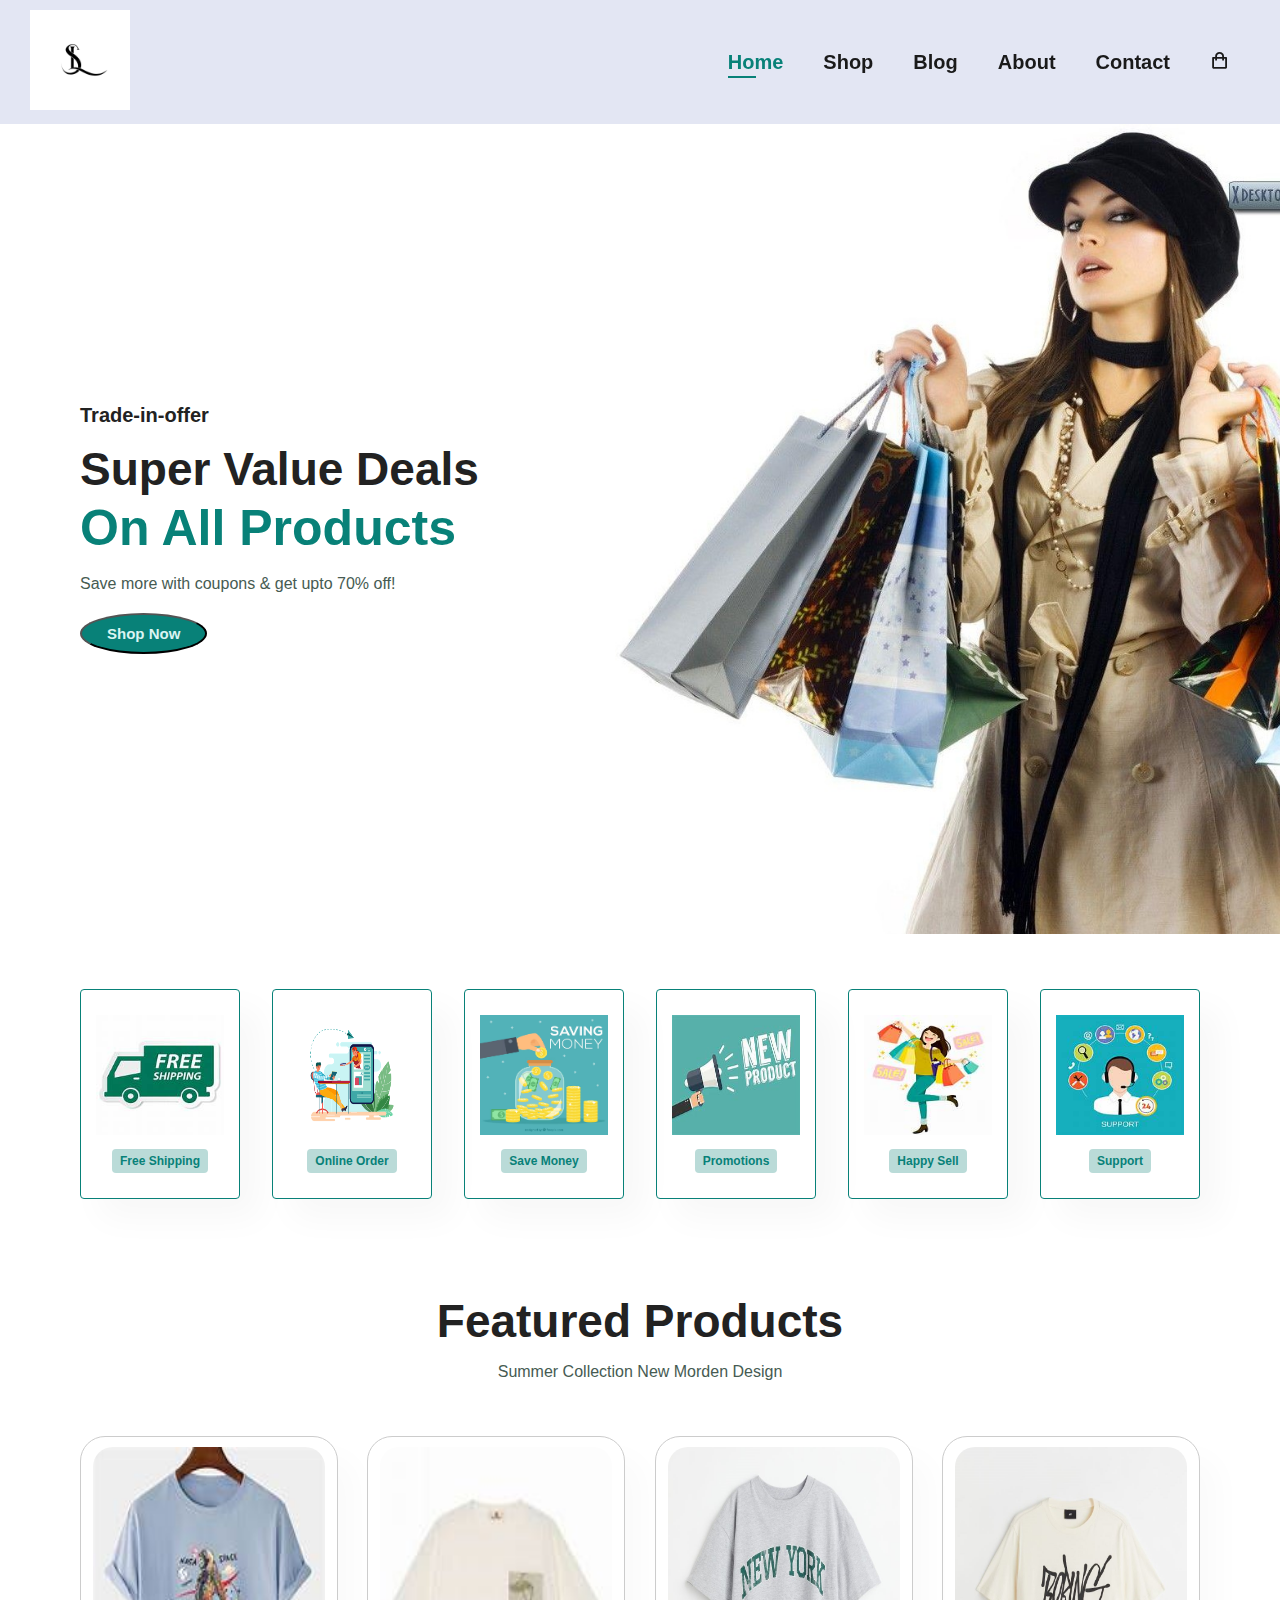
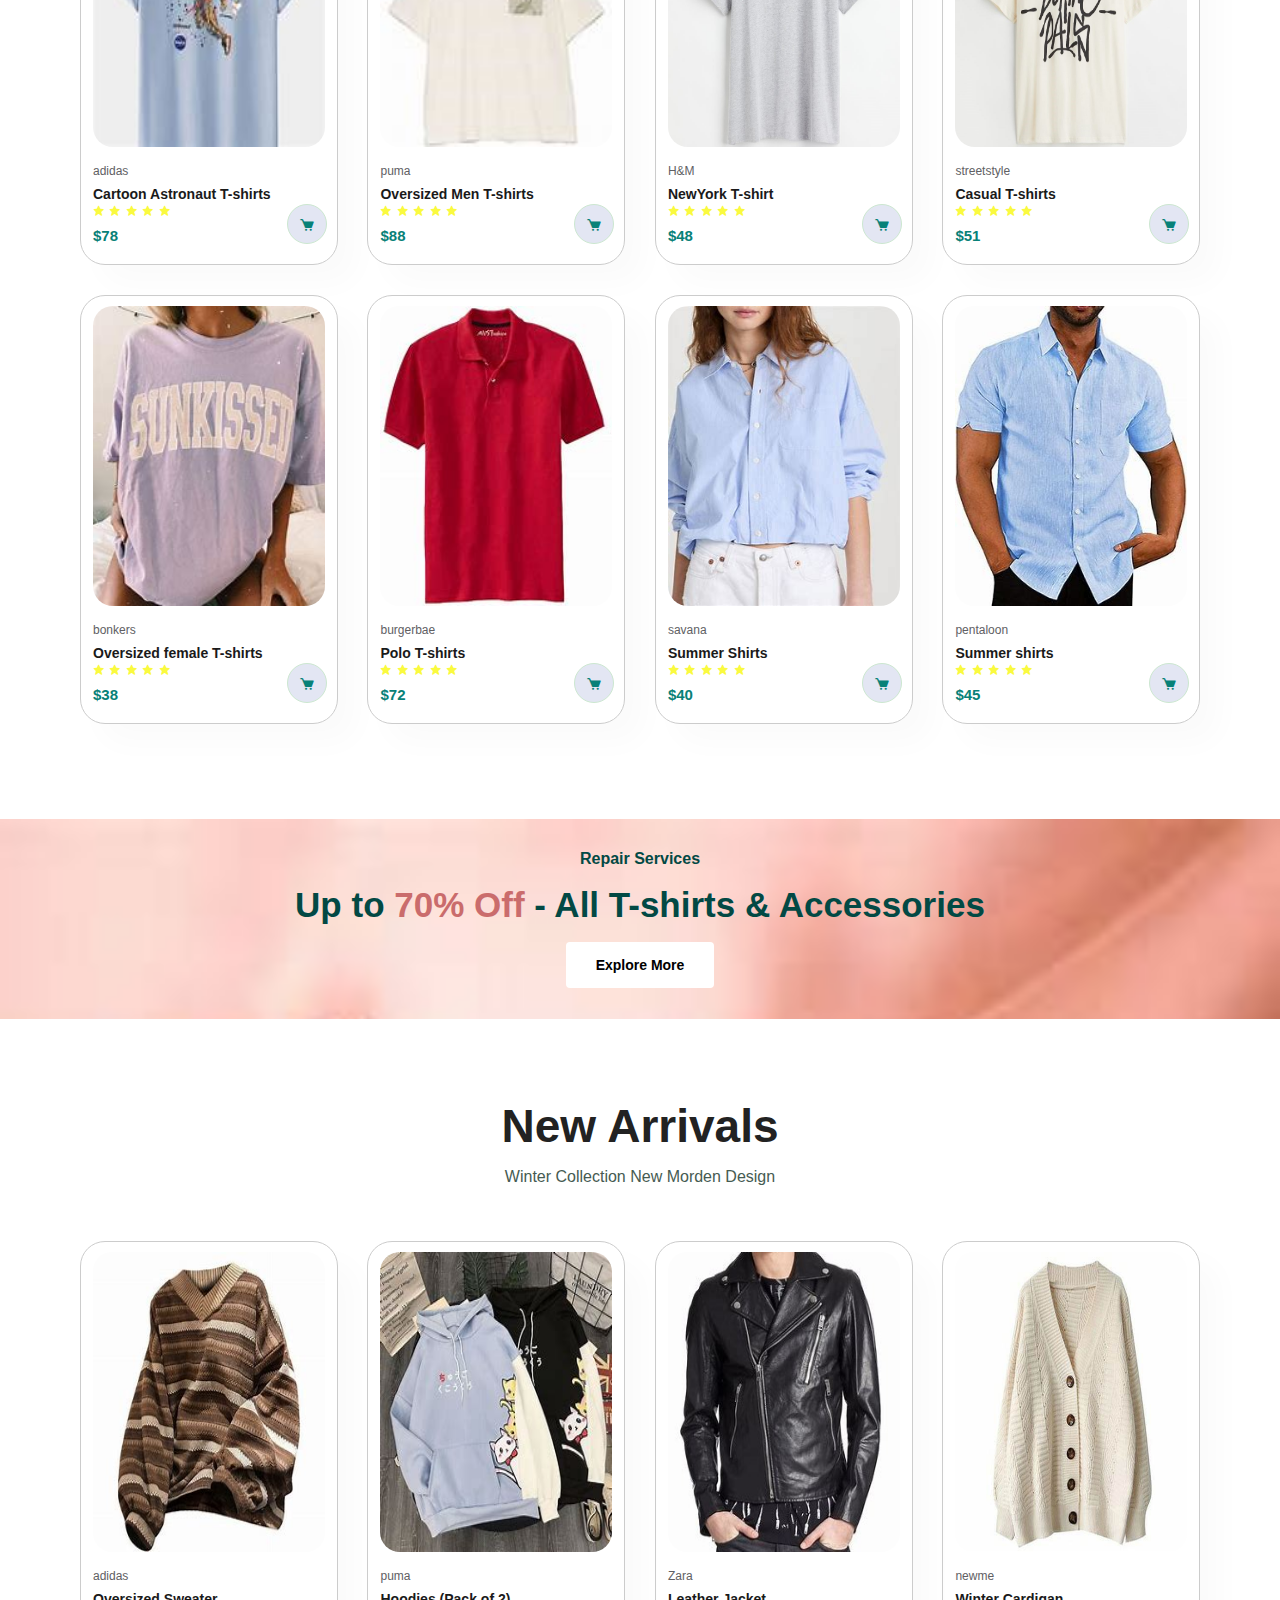
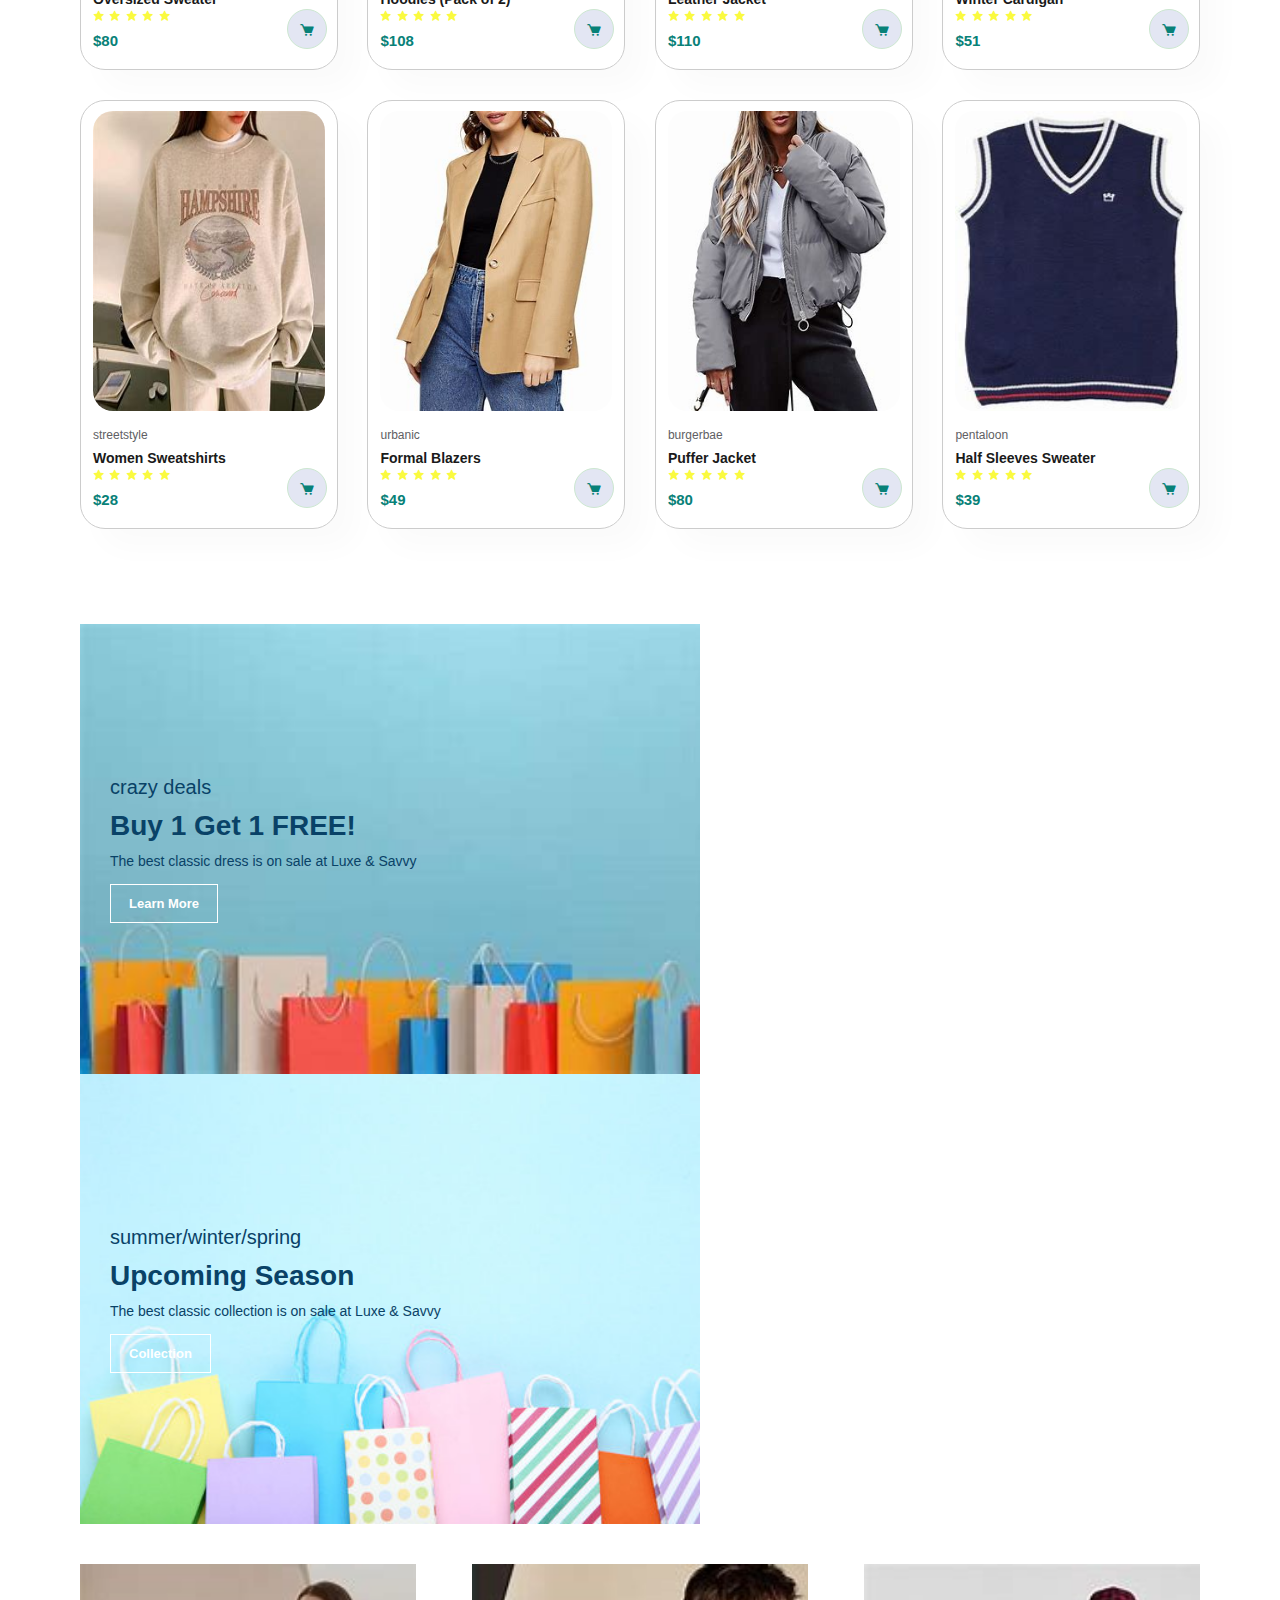
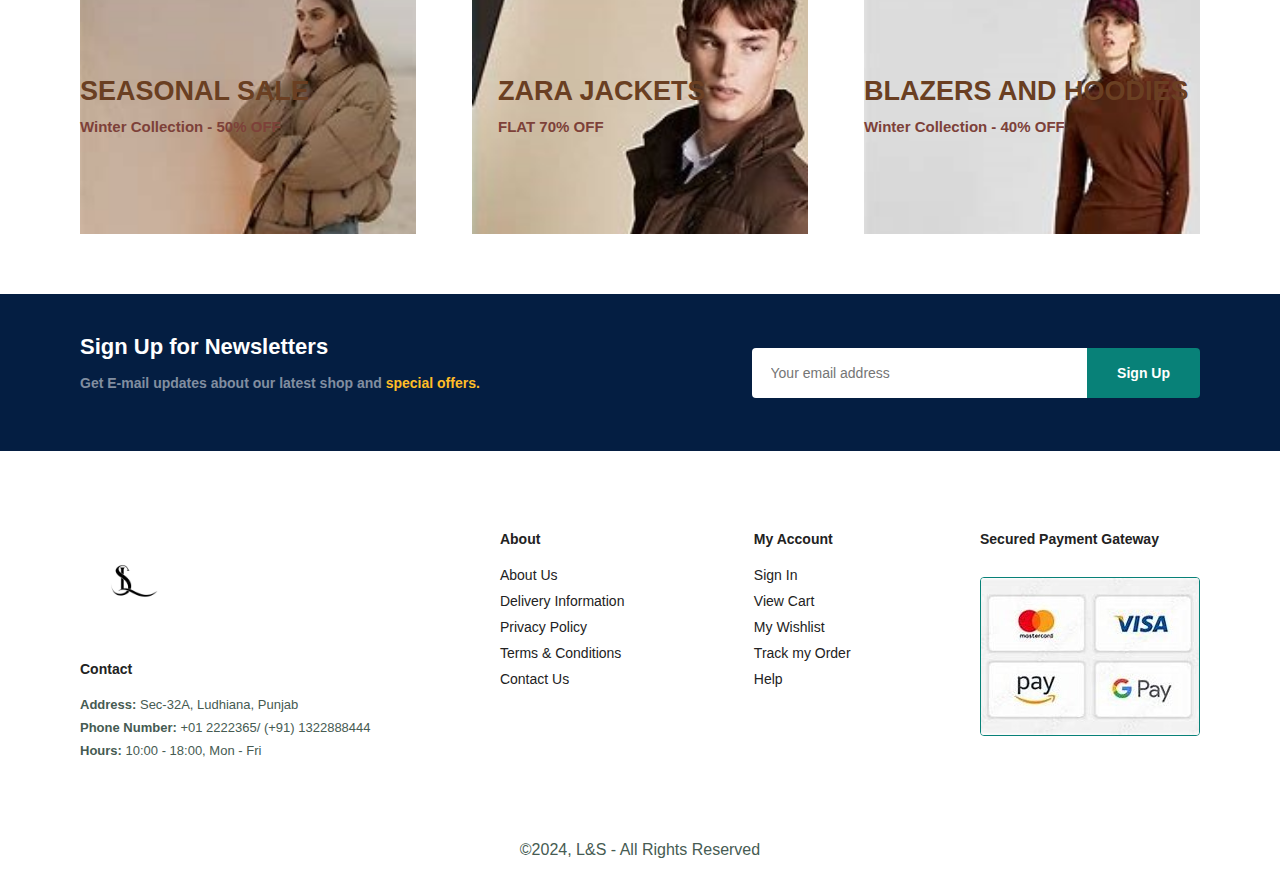
<file: index.html>
<!DOCTYPE html>
<html lang="en">
<head>
    <meta charset="UTF-8">
    <meta name="viewport" content="width=device-width, initial-scale=1.0">
    <title>Luke&Savvy</title>
    <link href='https://unpkg.com/boxicons@2.1.4/css/boxicons.min.css' rel='stylesheet'>
<link rel="stylesheet" href="style.css">
</head>

<body>

<section id="header">
    <a href="#"><img src="images/logoecomm.avif" class="logo" alt="logo" height="100px" width="100px"></a>
    <div>
        <ul id="navbar">
        <li><a class="active" href="index.html">Home</a></li>
        <li><a href="shop.html">Shop</a></li>
        <li><a href="blog.html">Blog</a></li>
        <li><a href="about.html">About</a></li>
        <li><a href="contact.html">Contact</a></li>
        <li id="lg-bag"><a href="cart.html"><i class='bx bx-shopping-bag'></i></a></li>
        <a href="#" id="close"><i class='bx bx-left-arrow-alt'></i></a>
</ul>
    </div>
    <div id="mobile">
<a href="cart.html"><i class='bx bx-shopping-bag'></i></a>
        <i id="bar" class='bx bx-menu'></i> 
    </div>
</section>

<section id="hero">
    <h4>Trade-in-offer</h4>
    <h2>Super Value Deals</h2>
    <h1>On All Products</h1>
    <p>Save more with coupons & get upto 70% off!</p>
    <button>Shop Now</button>
</section>

<section id="feature" class="section-p1">
    <div class="fe-box">
        <img src="images/shipping.jpg" height="120px">
        <h6>Free Shipping</h6>
    </div>
    <div class="fe-box">
        <img src="images/online.webp" height="120px">
        <h6>Online Order</h6>
    </div>
    <div class="fe-box">
        <img src="images/save.avif" height="120px">
        <h6>Save Money</h6>
    </div>
    <div class="fe-box">
        <img src="images/promo.jpg" height="120px">
        <h6>Promotions</h6>
    </div>
    <div class="fe-box">
        <img src="images/happy.jpg" height="120px">
        <h6>Happy Sell</h6>
    </div>
    <div class="fe-box">
        <img src="images/support.jpg" height="120px">
        <h6>Support</h6>
    </div>
</section>

<section id="product1" class="section-p1">
<h2>Featured Products</h2>
<p>Summer Collection New Morden Design</p>
<div class="pro-container">
    <div class="pro" onclick="window.location.href='sproduct.html'">
        <img src="images/p1.jpg" height="300px" alt="Product 1">    
        <div class="des">
        <span>adidas</span>
        <h5>Cartoon Astronaut T-shirts</h5>
        <div class="star">
            <i class='bx bxs-star' style="color: rgb(250, 250, 63);"></i>      
            <i class='bx bxs-star' style="color: rgb(250, 250, 63);"></i>        
            <i class='bx bxs-star' style="color: rgb(250, 250, 63);"></i>        
            <i class='bx bxs-star' style="color: rgb(250, 250, 63);"></i>        
            <i class='bx bxs-star' style="color: rgb(250, 250, 63);"></i>        
        </div>
        <h4>$78</h4>
    </div>
    <a href="#"><i class='bx bxs-cart cart'></i></a>
</div>
<div class="pro" onclick="window.location.href='sproduct.html'">
    <img src="images/shirt.jpg"  height="300px" alt="Product 1">    
    <div class="des">
    <span>puma</span>
    <h5>Oversized Men T-shirts</h5>
    <div class="star">
        <i class='bx bxs-star' style="color: rgb(250, 250, 63);"></i>      
        <i class='bx bxs-star' style="color: rgb(250, 250, 63);"></i>        
        <i class='bx bxs-star' style="color: rgb(250, 250, 63);"></i>        
        <i class='bx bxs-star' style="color: rgb(250, 250, 63);"></i>        
        <i class='bx bxs-star' style="color: rgb(250, 250, 63);"></i>        
    </div>
    <h4>$88</h4>
</div>
<a href="#"><i class='bx bxs-cart cart'></i></a>
</div>
<div class="pro" onclick="window.location.href='sproduct.html'">
    <img src="images/p3.jpg" height="300px" alt="Product 1">    
    <div class="des">
    <span>H&M</span>
    <h5>NewYork T-shirt</h5>
    <div class="star">
        <i class='bx bxs-star' style="color: rgb(250, 250, 63);"></i>      
        <i class='bx bxs-star' style="color: rgb(250, 250, 63);"></i>        
        <i class='bx bxs-star' style="color: rgb(250, 250, 63);"></i>        
        <i class='bx bxs-star' style="color: rgb(250, 250, 63);"></i>        
        <i class='bx bxs-star' style="color: rgb(250, 250, 63);"></i>        
    </div>
    <h4>$48</h4>
</div>
<a href="#"><i class='bx bxs-cart cart'></i></a>
</div>
<div class="pro" onclick="window.location.href='sproduct.html'">
    <img src="images/p4.jpg" height="300px" alt="Product 1">    
    <div class="des">
    <span>streetstyle</span>
    <h5>Casual T-shirts</h5>
    <div class="star">
        <i class='bx bxs-star' style="color: rgb(250, 250, 63);"></i>      
        <i class='bx bxs-star' style="color: rgb(250, 250, 63);"></i>        
        <i class='bx bxs-star' style="color: rgb(250, 250, 63);"></i>        
        <i class='bx bxs-star' style="color: rgb(250, 250, 63);"></i>        
        <i class='bx bxs-star' style="color: rgb(250, 250, 63);"></i>        
    </div>
    <h4>$51</h4>
</div>
<a href="#"><i class='bx bxs-cart cart'></i></a>
</div>
<div class="pro" onclick="window.location.href='sproduct.html'">
    <img src="images/p5.jpg" alt="Product 1" height="300px">    
    <div class="des">
    <span>bonkers</span>
    <h5>Oversized female T-shirts</h5>
    <div class="star">
        <i class='bx bxs-star' style="color: rgb(250, 250, 63);"></i>      
        <i class='bx bxs-star' style="color: rgb(250, 250, 63);"></i>        
        <i class='bx bxs-star' style="color: rgb(250, 250, 63);"></i>        
        <i class='bx bxs-star' style="color: rgb(250, 250, 63);"></i>        
        <i class='bx bxs-star' style="color: rgb(250, 250, 63);"></i>        
    </div>
    <h4>$38</h4>
</div>
<a href="#"><i class='bx bxs-cart cart'></i></a>
</div>
<div class="pro" onclick="window.location.href='sproduct.html'">
<img src="images/polo.jpg
" height="300px" alt="Product 1">    
<div class="des">
<span>burgerbae</span>
<h5>Polo T-shirts</h5>
<div class="star">
    <i class='bx bxs-star' style="color: rgb(250, 250, 63);"></i>      
    <i class='bx bxs-star' style="color: rgb(250, 250, 63);"></i>        
    <i class='bx bxs-star' style="color: rgb(250, 250, 63);"></i>        
    <i class='bx bxs-star' style="color: rgb(250, 250, 63);"></i>        
    <i class='bx bxs-star' style="color: rgb(250, 250, 63);"></i>        
</div>
<h4>$72</h4>
</div>
<a href="#"><i class='bx bxs-cart cart'></i></a>
</div>
<div class="pro" onclick="window.location.href='sproduct.html'">
<img src="images/button.jpg" height="300px" alt="Product 1">    
<div class="des">
<span>savana</span>
<h5>Summer Shirts</h5>
<div class="star">
    <i class='bx bxs-star' style="color: rgb(250, 250, 63);"></i>      
    <i class='bx bxs-star' style="color: rgb(250, 250, 63);"></i>        
    <i class='bx bxs-star' style="color: rgb(250, 250, 63);"></i>        
    <i class='bx bxs-star' style="color: rgb(250, 250, 63);"></i>        
    <i class='bx bxs-star' style="color: rgb(250, 250, 63);"></i>        
</div>
<h4>$40</h4>
</div>
<a href="#"><i class='bx bxs-cart cart'></i></a>
</div>
<div class="pro" onclick="window.location.href='sproduct.html'">
<img src="images/summer.jpg" height="300px" alt="Product 1">    
<div class="des">
<span>pentaloon</span>
<h5>Summer shirts</h5>
<div class="star">
    <i class='bx bxs-star' style="color: rgb(250, 250, 63);"></i>      
    <i class='bx bxs-star' style="color: rgb(250, 250, 63);"></i>        
    <i class='bx bxs-star' style="color: rgb(250, 250, 63);"></i>        
    <i class='bx bxs-star' style="color: rgb(250, 250, 63);"></i>        
    <i class='bx bxs-star' style="color: rgb(250, 250, 63);"></i>        
</div>
<h4>$45</h4>
</div>
<a href="#"><i class='bx bxs-cart cart'></i></a>
</div>
</div>
</section>

<section id="banner" class="section-m1">
    <h4>Repair Services</h4>
    <h2>Up to <span>70% Off</span> - All T-shirts & Accessories</h2>
    <button class="normal">Explore More</button>
</section>

<section id="product1" class="section-p1">
    <h2>New Arrivals</h2>
    <p>Winter Collection New Morden Design</p>
    <div class="pro-container">
        <div class="pro" onclick="window.location.href='sproduct.html'">
            <img src="images/sweater.jpg" height="300px" alt="Product 1">    
            <div class="des">
            <span>adidas</span>
            <h5>Oversized Sweater</h5>
            <div class="star">
                <i class='bx bxs-star' style="color: rgb(250, 250, 63);"></i>      
                <i class='bx bxs-star' style="color: rgb(250, 250, 63);"></i>        
                <i class='bx bxs-star' style="color: rgb(250, 250, 63);"></i>        
                <i class='bx bxs-star' style="color: rgb(250, 250, 63);"></i>        
                <i class='bx bxs-star' style="color: rgb(250, 250, 63);"></i>        
            </div>
            <h4>$80</h4>
        </div>
        <a href="#"><i class='bx bxs-cart cart'></i></a>
    </div>
    <div class="pro" onclick="window.location.href='sproduct.html'">
        <img src="images/hoodie.jpg"  height="300px" alt="Product 1">    
        <div class="des">
        <span>puma</span>
        <h5>Hoodies (Pack of 2)</h5>
        <div class="star">
            <i class='bx bxs-star' style="color: rgb(250, 250, 63);"></i>      
            <i class='bx bxs-star' style="color: rgb(250, 250, 63);"></i>        
            <i class='bx bxs-star' style="color: rgb(250, 250, 63);"></i>        
            <i class='bx bxs-star' style="color: rgb(250, 250, 63);"></i>        
            <i class='bx bxs-star' style="color: rgb(250, 250, 63);"></i>        
        </div>
        <h4>$108</h4>
    </div>
    <a href="#"><i class='bx bxs-cart cart'></i></a>
    </div>
    <div class="pro" onclick="window.location.href='sproduct.html'">
        <img src="images/jacket.jpg" height="300px" alt="Product 1">    
        <div class="des">
        <span>Zara</span>
        <h5>Leather Jacket</h5>
        <div class="star">
            <i class='bx bxs-star' style="color: rgb(250, 250, 63);"></i>      
            <i class='bx bxs-star' style="color: rgb(250, 250, 63);"></i>        
            <i class='bx bxs-star' style="color: rgb(250, 250, 63);"></i>        
            <i class='bx bxs-star' style="color: rgb(250, 250, 63);"></i>        
            <i class='bx bxs-star' style="color: rgb(250, 250, 63);"></i>        
        </div>
        <h4>$110</h4>
    </div>
    <a href="#"><i class='bx bxs-cart cart'></i></a>
    </div>
    <div class="pro" onclick="window.location.href='sproduct.html'">
        <img src="images/cardigan.jpg" height="300px" alt="Product 1">    
        <div class="des">
        <span>newme</span>
        <h5>Winter Cardigan</h5>
        <div class="star">
            <i class='bx bxs-star' style="color: rgb(250, 250, 63);"></i>      
            <i class='bx bxs-star' style="color: rgb(250, 250, 63);"></i>        
            <i class='bx bxs-star' style="color: rgb(250, 250, 63);"></i>        
            <i class='bx bxs-star' style="color: rgb(250, 250, 63);"></i>        
            <i class='bx bxs-star' style="color: rgb(250, 250, 63);"></i>        
        </div>
        <h4>$51</h4>
    </div>
    <a href="#"><i class='bx bxs-cart cart'></i></a>
    </div>
    <div class="pro" onclick="window.location.href='sproduct.html'">
        <img src="images/ss.jpg" alt="Product 1" height="300px">    
        <div class="des">
        <span>streetstyle</span>
        <h5>Women Sweatshirts</h5>
        <div class="star">
            <i class='bx bxs-star' style="color: rgb(250, 250, 63);"></i>      
            <i class='bx bxs-star' style="color: rgb(250, 250, 63);"></i>        
            <i class='bx bxs-star' style="color: rgb(250, 250, 63);"></i>        
            <i class='bx bxs-star' style="color: rgb(250, 250, 63);"></i>        
            <i class='bx bxs-star' style="color: rgb(250, 250, 63);"></i>        
        </div>
        <h4>$28</h4>
    </div>
    <a href="#"><i class='bx bxs-cart cart'></i></a>
    </div>
    <div class="pro" onclick="window.location.href='sproduct.html'">
    <img src="images/blzer.jpg" height="300px" alt="Product 1">    
    <div class="des">
    <span>urbanic</span>
    <h5>Formal Blazers</h5>
    <div class="star">
        <i class='bx bxs-star' style="color: rgb(250, 250, 63);"></i>      
        <i class='bx bxs-star' style="color: rgb(250, 250, 63);"></i>        
        <i class='bx bxs-star' style="color: rgb(250, 250, 63);"></i>        
        <i class='bx bxs-star' style="color: rgb(250, 250, 63);"></i>        
        <i class='bx bxs-star' style="color: rgb(250, 250, 63);"></i>        
    </div>
    <h4>$49</h4>
    </div>
    <a href="#"><i class='bx bxs-cart cart'></i></a>
    </div>
    <div class="pro" onclick="window.location.href='sproduct.html'">
    <img src="images/puffer.jpg" height="300px" alt="Product 1">    
    <div class="des">
    <span>burgerbae</span>
    <h5>Puffer Jacket</h5>
    <div class="star">
        <i class='bx bxs-star' style="color: rgb(250, 250, 63);"></i>      
        <i class='bx bxs-star' style="color: rgb(250, 250, 63);"></i>        
        <i class='bx bxs-star' style="color: rgb(250, 250, 63);"></i>        
        <i class='bx bxs-star' style="color: rgb(250, 250, 63);"></i>        
        <i class='bx bxs-star' style="color: rgb(250, 250, 63);"></i>        
    </div>
    <h4>$80</h4>
    </div>
    <a href="#"><i class='bx bxs-cart cart'></i></a>
    </div>
    <div class="pro" onclick="window.location.href='sproduct.html'">
    <img src="images/half.jpg" height="300px" alt="Product 1">    
    <div class="des">
    <span>pentaloon</span>
    <h5>Half Sleeves Sweater</h5>
    <div class="star">
        <i class='bx bxs-star' style="color: rgb(250, 250, 63);"></i>      
        <i class='bx bxs-star' style="color: rgb(250, 250, 63);"></i>        
        <i class='bx bxs-star' style="color: rgb(250, 250, 63);"></i>        
        <i class='bx bxs-star' style="color: rgb(250, 250, 63);"></i>        
        <i class='bx bxs-star' style="color: rgb(250, 250, 63);"></i>        
    </div>
    <h4>$39</h4>
    </div>
    <a href="#"><i class='bx bxs-cart cart'></i></a>
    </div>
    </div>
    </section>

<section id="sm-banner" class="section-p1">
    <div class="banner-box">
        <h4>crazy deals</h4>
        <h2>Buy 1 Get 1 FREE!</h2>
        <span>The best classic dress is on sale at Luxe & Savvy</span>
    <button class="white">Learn More</button>
    </div>
    <div class="banner-box banner-box2">
        <h4>summer/winter/spring</h4>
        <h2>Upcoming Season</h2>
        <span>The best classic collection is on sale at Luxe & Savvy</span>
    <button class="white">Collection</button>
    </div>
</section>

<section id="banner3">
    <div class="banner-box">
        <h2>SEASONAL SALE</h2>
        <h3>Winter Collection - 50% OFF</h3>
    </div>
    <div class="banner-box banner-box2">
        <h2>ZARA JACKETS</h2>
        <h3>FLAT 70% OFF</h3>
    </div>
    <div class="banner-box banner-box3">
        <h2>BLAZERS AND HOODIES</h2>
        <h3>Winter Collection - 40% OFF</h3>
    </div>
</section>

<section id="newsletter" class="section-p1 section-m1">
    <div class="newstext">
        <h4>Sign Up for Newsletters</h4>
       <p>Get E-mail updates about our latest shop and <span>special offers.</span></p> 
    </div>
    <div class="form">
        <input type="text" placeholder="Your email address">
        <button class="normal">Sign Up</button>
    </div>
</section>

<footer class="section-p1">
<div class="col">
    <img class="logo" src="images/logoecomm.avif" alt="" height="100px">
    <h4>Contact</h4>
    <p><strong>Address:</strong> Sec-32A, Ludhiana, Punjab</p>
    <p><strong>Phone Number:</strong> +01 2222365/ (+91) 1322888444</p>
    <p><strong>Hours:</strong> 10:00 - 18:00, Mon - Fri</p>
</div>
<div class="col">
    <h4>About</h4>
    <a href="#">About Us</a>
    <a href="#">Delivery Information</a>
    <a href="#">Privacy Policy</a>
    <a href="#">Terms & Conditions</a>
    <a href="#">Contact Us</a>
</div>
<div class="col">
    <h4>My Account</h4>
    <a href="#">Sign In</a>
    <a href="#">View Cart</a>
    <a href="#">My Wishlist</a>
    <a href="#">Track my Order</a>
    <a href="#">Help</a>
</div>
<div class="col install">
<h4>Secured Payment Gateway</h4>
<img src="images/pay/payment.jpg" alt="">
</div>
</footer>
<div class="copyright">
    <p>&copy;2024, L&S - All Rights Reserved</p>
</div>
    <script src="script.js"></script>
</body>

</html>
</file>
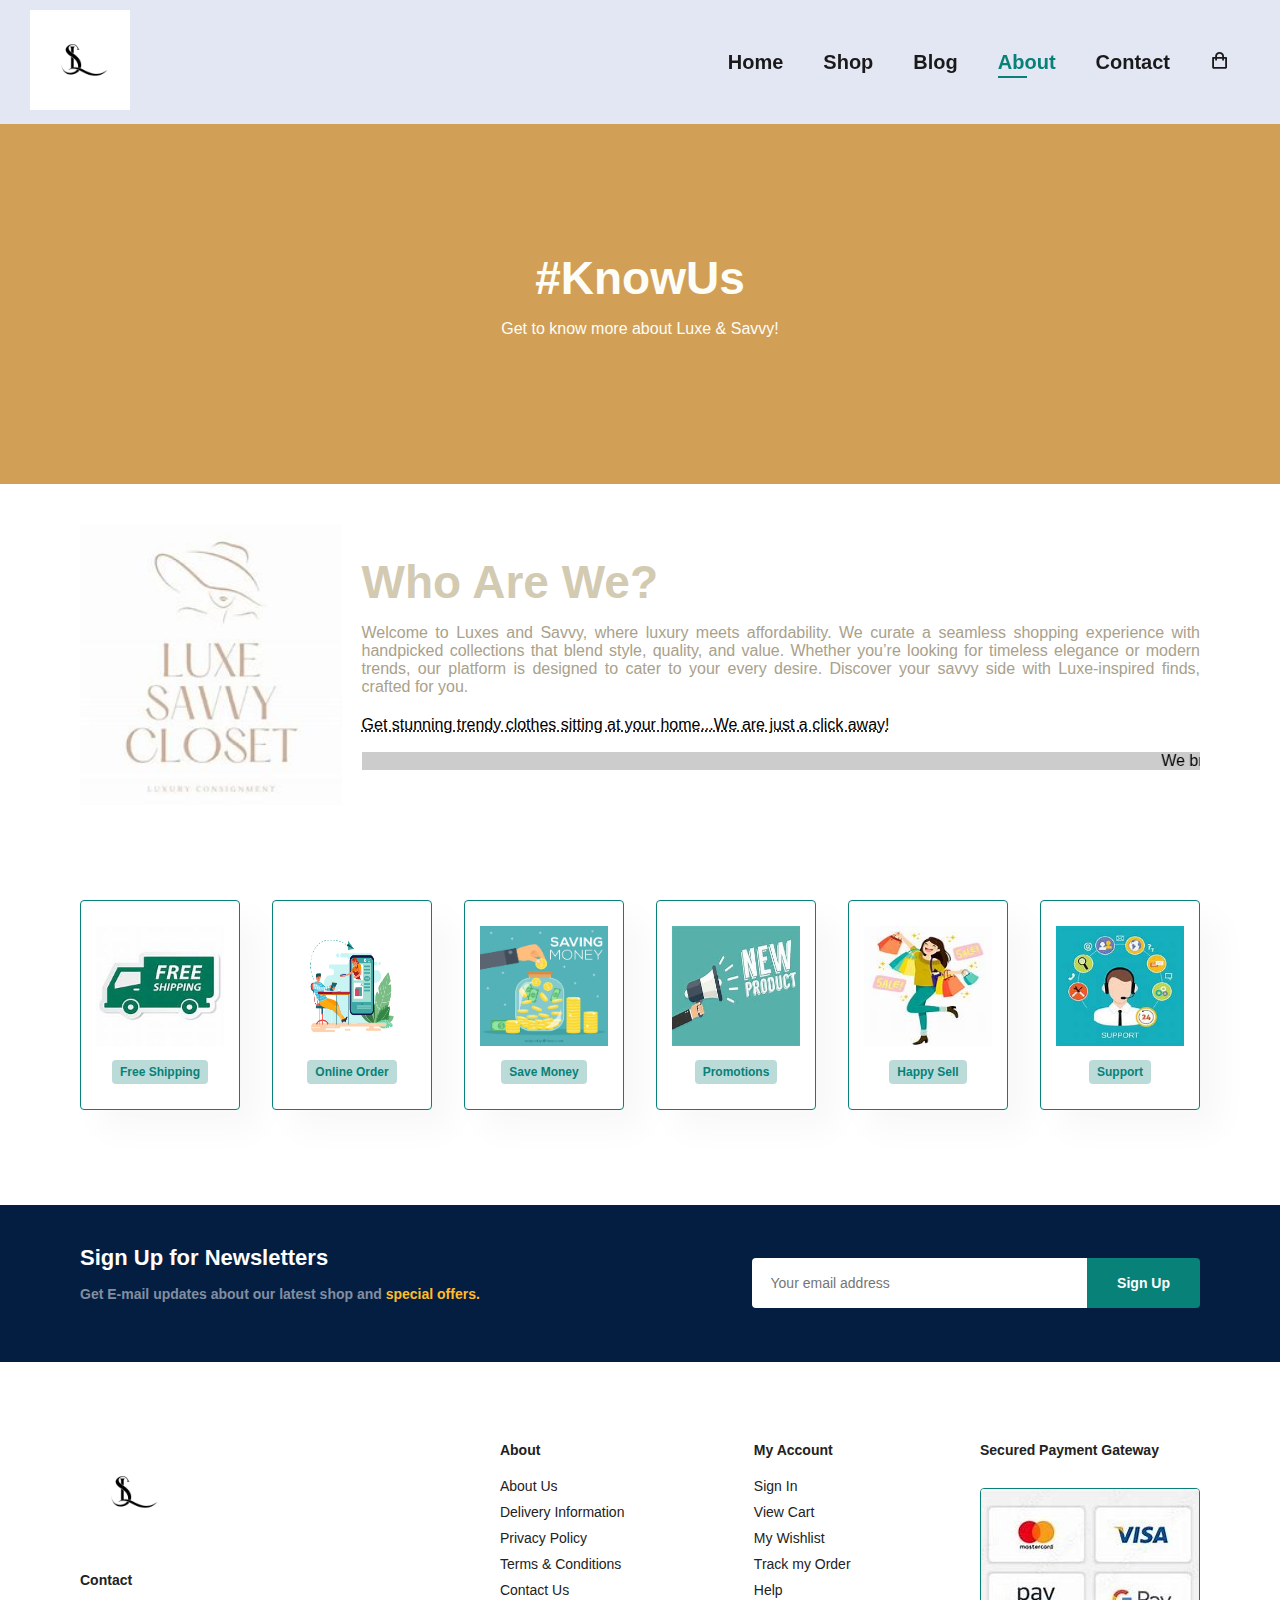
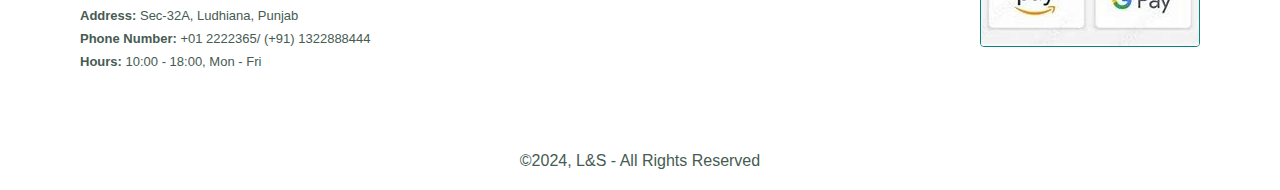
<file: about.html>
<!DOCTYPE html>
<html lang="en">
<head>
    <meta charset="UTF-8">
    <meta name="viewport" content="width=device-width, initial-scale=1.0">
    <title>Luke&Savvy</title>
    <link href='https://unpkg.com/boxicons@2.1.4/css/boxicons.min.css' rel='stylesheet'>
<link rel="stylesheet" href="style.css">
</head>

<body>

<section id="header">
    <a href="#"><img src="images/logoecomm.avif" class="logo" alt="logo" height="100px" width="100px"></a>
    <div>
        <ul id="navbar">
        <li><a href="index.html">Home</a></li>
        <li><a href="shop.html">Shop</a></li>
        <li><a href="blog.html">Blog</a></li>
        <li><a class="active" href="about.html">About</a></li>
        <li><a href="contact.html">Contact</a></li>
        <li id="lg-bag"><a href="cart.html"><i class='bx bx-shopping-bag'></i></a></li>
        <a href="#" id="close"><i class='bx bx-left-arrow-alt'></i></a>
</ul>
    </div>
    <div id="mobile">
<a href="cart.html"><i class='bx bx-shopping-bag'></i></a>
        <i id="bar" class='bx bx-menu'></i> 
    </div>
</section>

<section id="about-header">
    <h2>#KnowUs</h2>
    <p>Get to know more about Luxe & Savvy!</p>
</section>

<section id="about-head" class="section-p1">
    <img src="images/ls.jpg" alt="">
    <div>
        <h2>Who Are We?</h2>
        <p align="justify">Welcome to Luxes and Savvy, where luxury meets affordability. We curate a seamless shopping experience with handpicked collections that blend style, quality, and value. Whether you’re looking for timeless elegance or modern trends, our platform is designed to cater to your every desire. Discover your savvy side with Luxe-inspired finds, crafted for you.</p>
        <abbr title="">Get stunning trendy clothes sitting at your home...We are just a click away!</abbr><br><br>
        <marquee bgcolor="#ccc" loop="-1" scrollamount="5" width="100%">We bring the most Fashionable, Trendy and Weather-appropriate clothes to you before anyone else!</marquee>
    </div>
</section>

<section id="feature" class="section-p1">
    <div class="fe-box">
        <img src="images/shipping.jpg" height="120px">
        <h6>Free Shipping</h6>
    </div>
    <div class="fe-box">
        <img src="images/online.webp" height="120px">
        <h6>Online Order</h6>
    </div>
    <div class="fe-box">
        <img src="images/save.avif" height="120px">
        <h6>Save Money</h6>
    </div>
    <div class="fe-box">
        <img src="images/promo.jpg" height="120px">
        <h6>Promotions</h6>
    </div>
    <div class="fe-box">
        <img src="images/happy.jpg" height="120px">
        <h6>Happy Sell</h6>
    </div>
    <div class="fe-box">
        <img src="images/support.jpg" height="120px">
        <h6>Support</h6>
    </div>
</section>
<section id="newsletter" class="section-p1 section-m1">
    <div class="newstext">
        <h4>Sign Up for Newsletters</h4>
       <p>Get E-mail updates about our latest shop and <span>special offers.</span></p> 
    </div>
    <div class="form">
        <input type="text" placeholder="Your email address">
        <button class="normal">Sign Up</button>
    </div>
</section>

<footer class="section-p1">
<div class="col">
    <img class="logo" src="images/logoecomm.avif" alt="" height="100px">
    <h4>Contact</h4>
    <p><strong>Address:</strong> Sec-32A, Ludhiana, Punjab</p>
    <p><strong>Phone Number:</strong> +01 2222365/ (+91) 1322888444</p>
    <p><strong>Hours:</strong> 10:00 - 18:00, Mon - Fri</p>
</div>
<div class="col">
    <h4>About</h4>
    <a href="#">About Us</a>
    <a href="#">Delivery Information</a>
    <a href="#">Privacy Policy</a>
    <a href="#">Terms & Conditions</a>
    <a href="#">Contact Us</a>
</div>
<div class="col">
    <h4>My Account</h4>
    <a href="#">Sign In</a>
    <a href="#">View Cart</a>
    <a href="#">My Wishlist</a>
    <a href="#">Track my Order</a>
    <a href="#">Help</a>
</div>
<div class="col install">
<h4>Secured Payment Gateway</h4>
<img src="images/pay/payment.jpg" alt="">
</div>
</footer>
<div class="copyright">
    <p>&copy;2024, L&S - All Rights Reserved</p>
</div>
    <script src="script.js"></script>
</body>

</html>
</file>
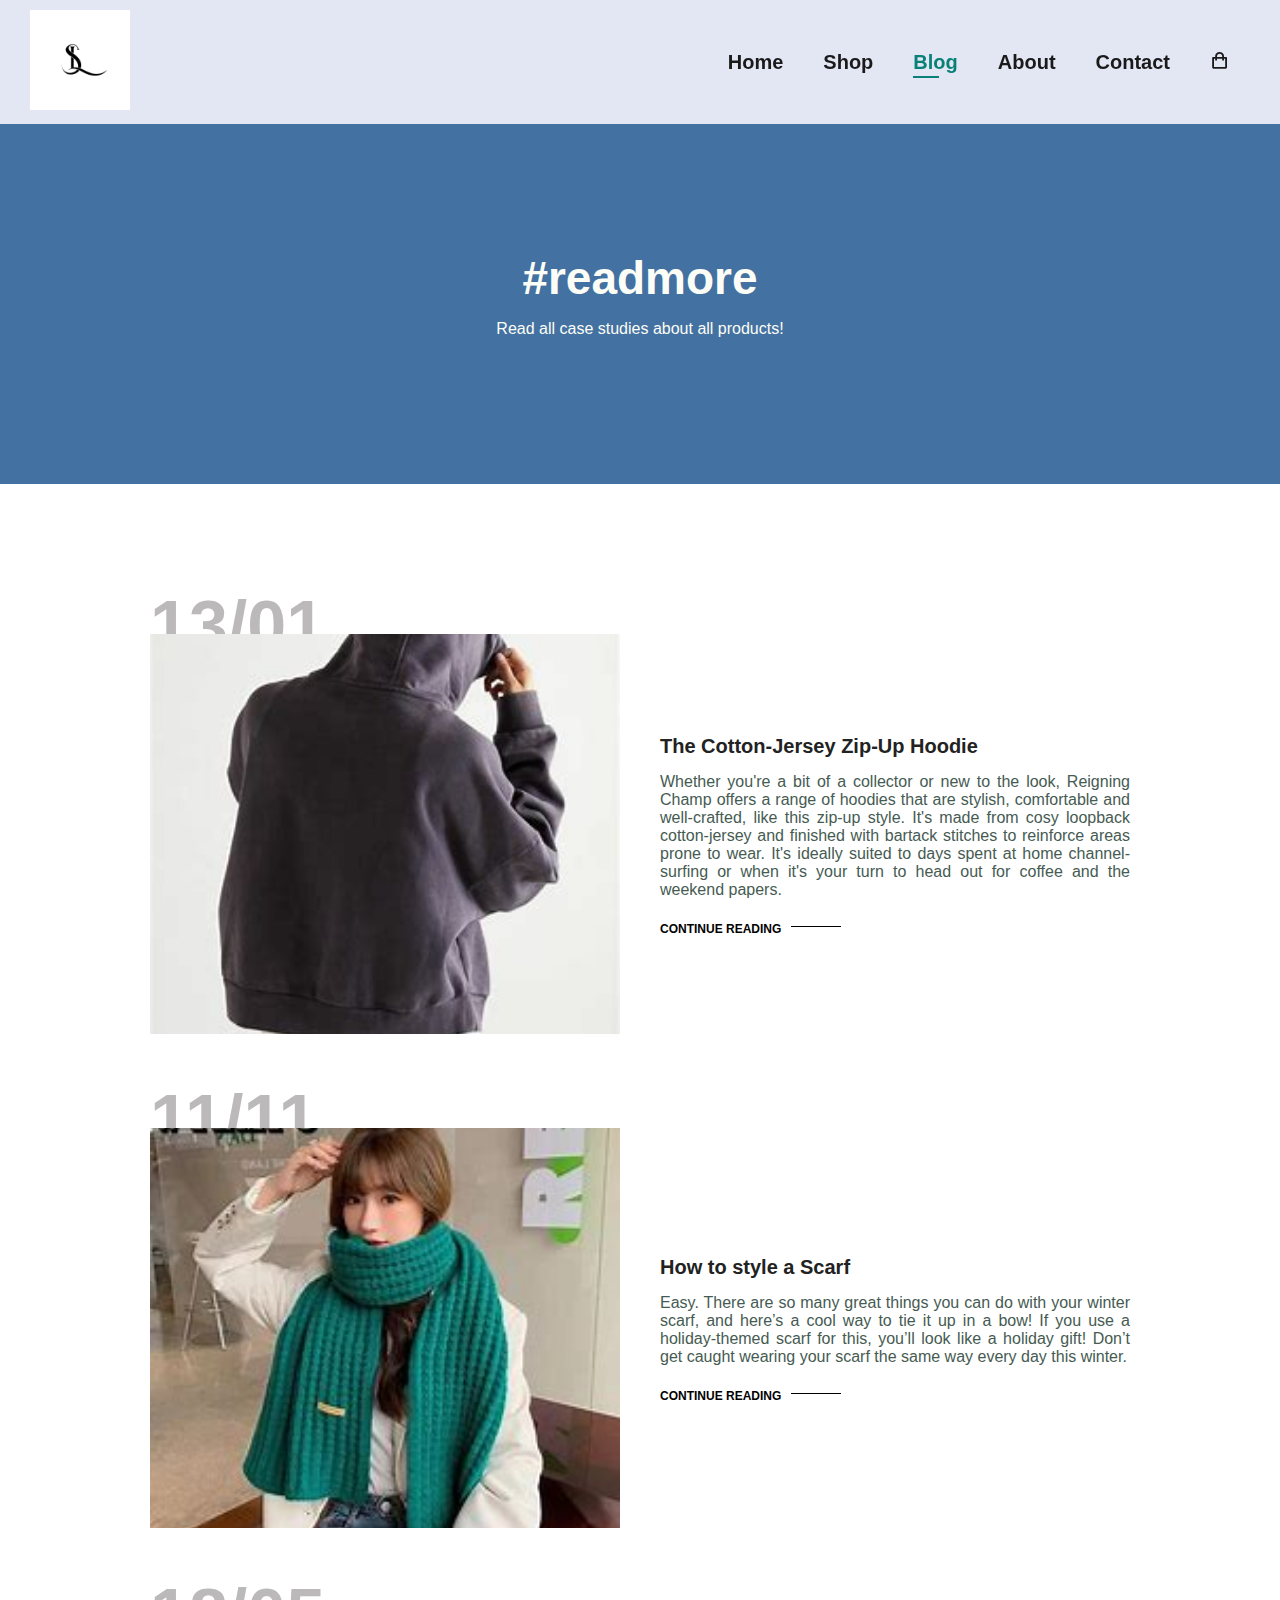
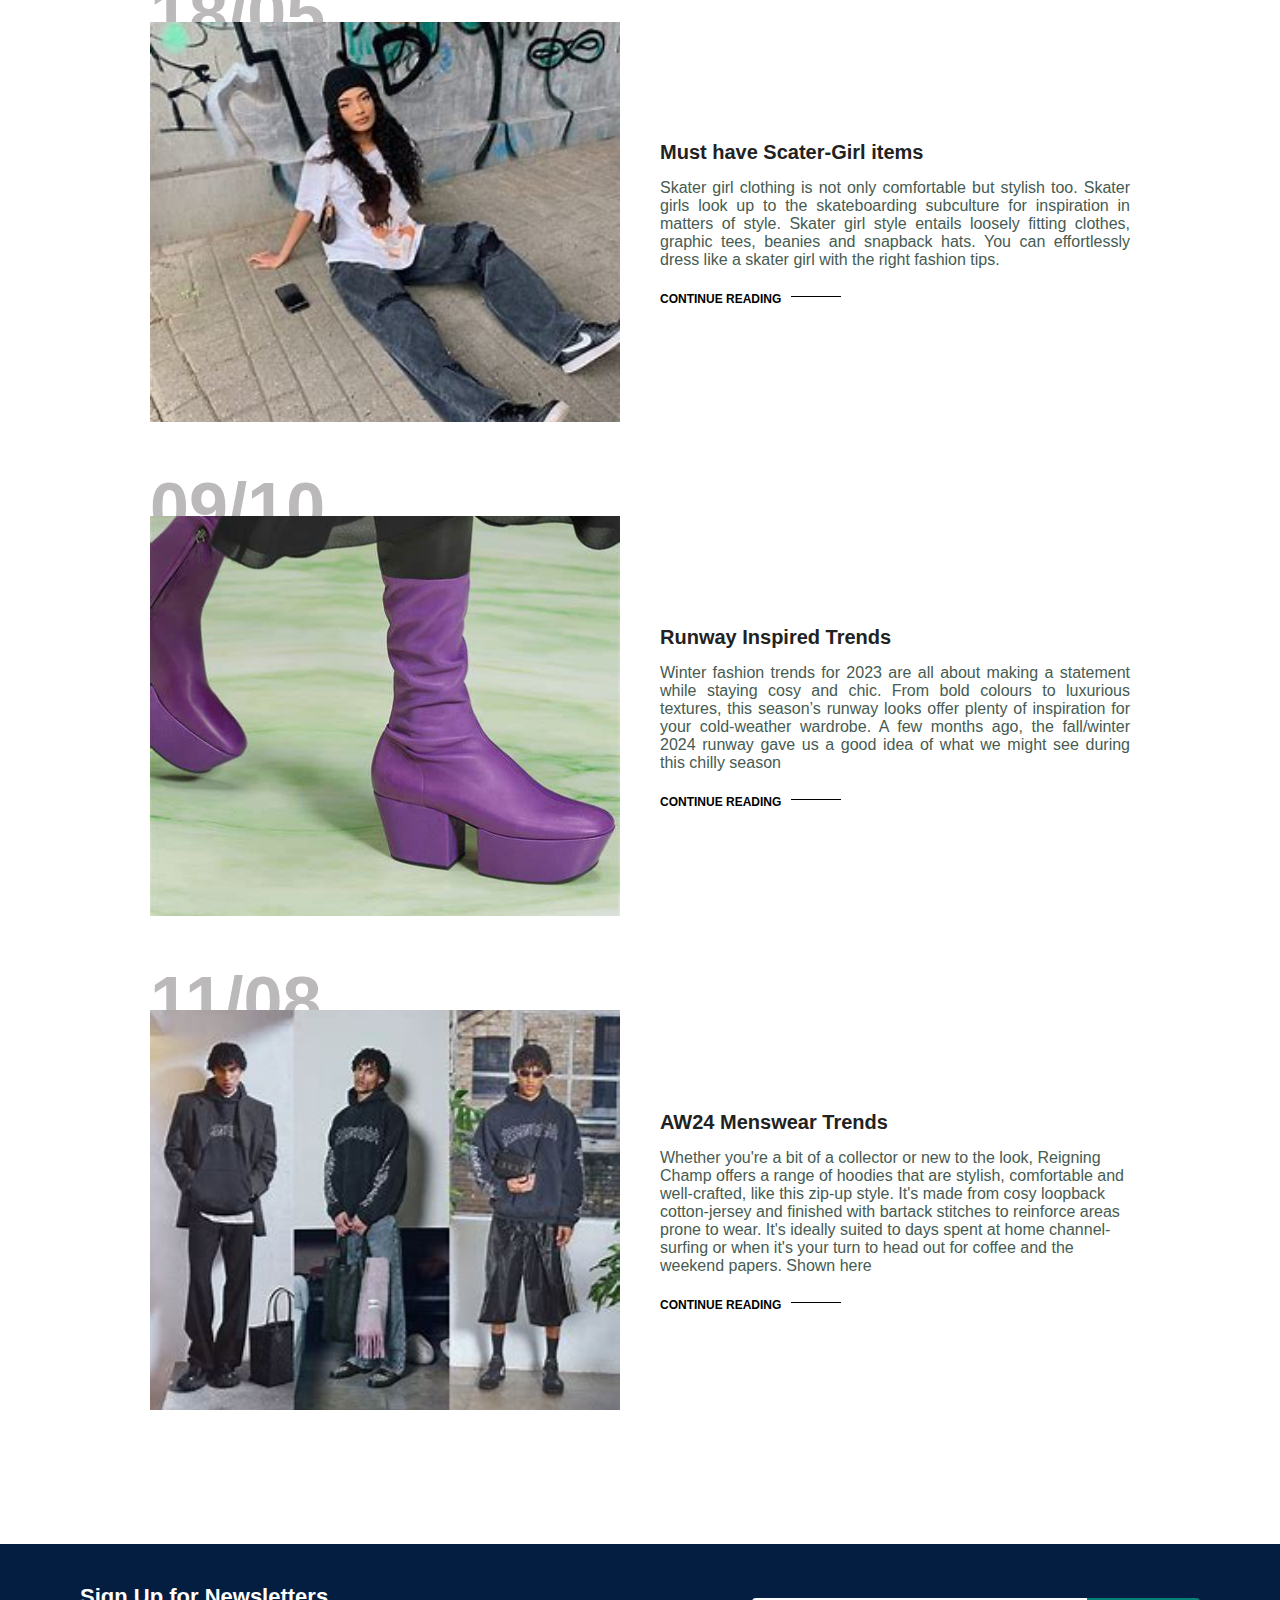
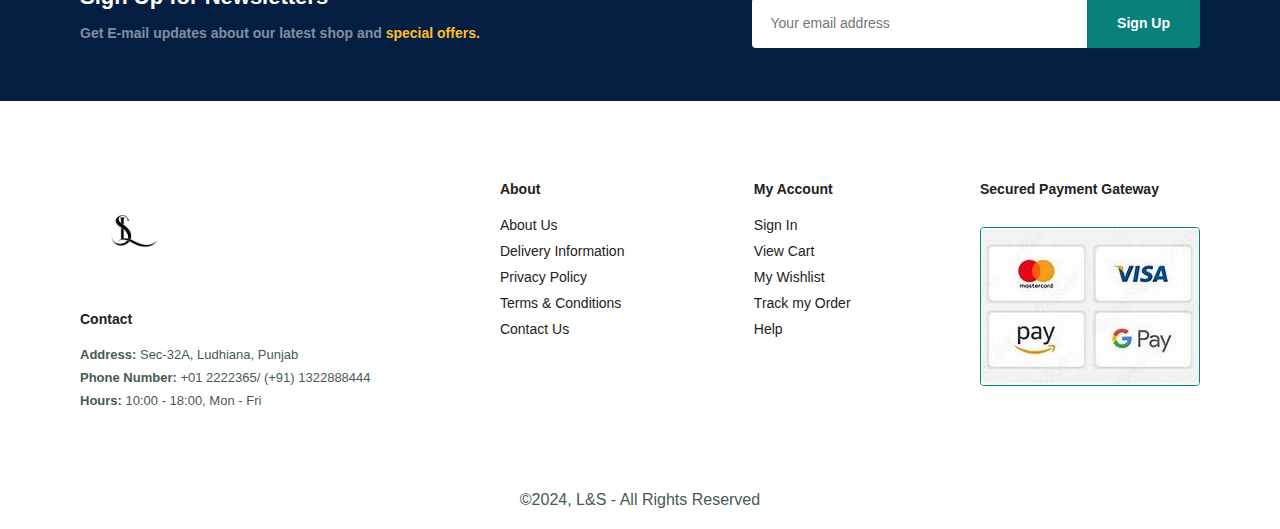
<file: blog.html>
<!DOCTYPE html>
<html lang="en">
<head>
    <meta charset="UTF-8">
    <meta name="viewport" content="width=device-width, initial-scale=1.0">
    <title>Luke&Savvy</title>
    <link href='https://unpkg.com/boxicons@2.1.4/css/boxicons.min.css' rel='stylesheet'>
<link rel="stylesheet" href="style.css">
</head>

<body>

<section id="header">
    <a href="#"><img src="images/logoecomm.avif" class="logo" alt="logo" height="100px" width="100px"></a>
    <div>
        <ul id="navbar">
        <li><a href="index.html">Home</a></li>
        <li><a href="shop.html">Shop</a></li>
        <li><a class="active" href="blog.html">Blog</a></li>
        <li><a href="about.html">About</a></li>
        <li><a href="contact.html">Contact</a></li>
        <li id="lg-bag"><a href="cart.html"><i class='bx bx-shopping-bag'></i></a></li>
        <a href="#" id="close"><i class='bx bx-left-arrow-alt'></i></a>
</ul>
    </div>
    <div id="mobile">
<a href="cart.html"><i class='bx bx-shopping-bag'></i></a>
        <i id="bar" class='bx bx-menu'></i> 
    </div>
</section>

<section id="blog-header">
    <h2>#readmore</h2>
    <p>Read all case studies about all products!</p>
</section>

<section id="blog">
    <div class="blog-box">
        <div class="blog-img">
            <img src="images/zipup.jpg" alt="">
        </div>
        <div class="blog-details">
            <h4>The Cotton-Jersey Zip-Up Hoodie</h4>
            <p align="justify">Whether you're a bit of a collector or new to the look, Reigning Champ offers a range of hoodies that are stylish, comfortable and well-crafted, like this zip-up style. It's made from cosy loopback cotton-jersey and finished with bartack stitches to reinforce areas prone to wear. It's ideally suited to days spent at home channel-surfing or when it's your turn to head out for coffee and the weekend papers.</p>
            <a href="#">CONTINUE READING</a>
        </div>
        <h1>13/01</h1>
    </div>
    <div class="blog-box">
        <div class="blog-img">
            <img src="images/scarf.jpg" alt="">
        </div>
        <div class="blog-details">
            <h4>How to style a Scarf</h4>
            <p align="justify">Easy. There are so many great things you can do with your winter scarf, and here’s a cool way to tie it up in a bow! If you use a holiday-themed scarf for this, you’ll look like a holiday gift! Don’t get caught wearing your scarf the same way every day this winter. </p>
            <a href="#">CONTINUE READING</a>
        </div>
        <h1>11/11</h1>
    </div>
    <div class="blog-box">
        <div class="blog-img">
            <img src="images/scater.jpg" alt="">
        </div>
        <div class="blog-details">
            <h4>Must have Scater-Girl items</h4>
            <p align="justify">Skater girl clothing is not only comfortable but stylish too. Skater girls look up to the skateboarding subculture for inspiration in matters of style. Skater girl style entails loosely fitting clothes, graphic tees, beanies and snapback hats. You can effortlessly dress like a skater girl with the right fashion tips.</p>
            <a href="#">CONTINUE READING</a>
        </div>
        <h1>18/05</h1>
    </div>
    <div class="blog-box">
        <div class="blog-img">
            <img src="images/runway.jpg" alt="">
        </div>
        <div class="blog-details">
            <h4>Runway Inspired Trends</h4>
            <p align="justify">Winter fashion trends for 2023 are all about making a statement while staying cosy and chic. From bold colours to luxurious textures, this season’s runway looks offer plenty of inspiration for your cold-weather wardrobe. A few months ago, the fall/winter 2024 runway gave us a good idea of what we might see during this chilly season</p>
            <a href="#">CONTINUE READING</a>
        </div>
        <h1>09/10</h1>
    </div>
    <div class="blog-box">
        <div class="blog-img">
            <img src="images/sw24.jpg" alt="">
        </div>
        <div class="blog-details">
            <h4>AW24 Menswear Trends</h4>
            <p>Whether you're a bit of a collector or new to the look, Reigning Champ offers a range of hoodies that are stylish, comfortable and well-crafted, like this zip-up style. It's made from cosy loopback cotton-jersey and finished with bartack stitches to reinforce areas prone to wear. It's ideally suited to days spent at home channel-surfing or when it's your turn to head out for coffee and the weekend papers. Shown here</p>
            <a href="#">CONTINUE READING</a>
        </div>
        <h1>11/08</h1>
    </div>
</section>

<section id="newsletter" class="section-p1 section-m1">
    <div class="newstext">
        <h4>Sign Up for Newsletters</h4>
       <p>Get E-mail updates about our latest shop and <span>special offers.</span></p> 
    </div>
    <div class="form">
        <input type="text" placeholder="Your email address">
        <button class="normal">Sign Up</button>
    </div>
</section>

<footer class="section-p1">
<div class="col">
    <img class="logo" src="images/logoecomm.avif" alt="" height="100px">
    <h4>Contact</h4>
    <p><strong>Address:</strong> Sec-32A, Ludhiana, Punjab</p>
    <p><strong>Phone Number:</strong> +01 2222365/ (+91) 1322888444</p>
    <p><strong>Hours:</strong> 10:00 - 18:00, Mon - Fri</p>
</div>
<div class="col">
    <h4>About</h4>
    <a href="#">About Us</a>
    <a href="#">Delivery Information</a>
    <a href="#">Privacy Policy</a>
    <a href="#">Terms & Conditions</a>
    <a href="#">Contact Us</a>
</div>
<div class="col">
    <h4>My Account</h4>
    <a href="#">Sign In</a>
    <a href="#">View Cart</a>
    <a href="#">My Wishlist</a>
    <a href="#">Track my Order</a>
    <a href="#">Help</a>
</div>
<div class="col install">
<h4>Secured Payment Gateway</h4>
<img src="images/pay/payment.jpg" alt="">
</div>
</footer>
<div class="copyright">
    <p>&copy;2024, L&S - All Rights Reserved</p>
</div>
    <script src="script.js"></script>
</body>

</html>
</file>
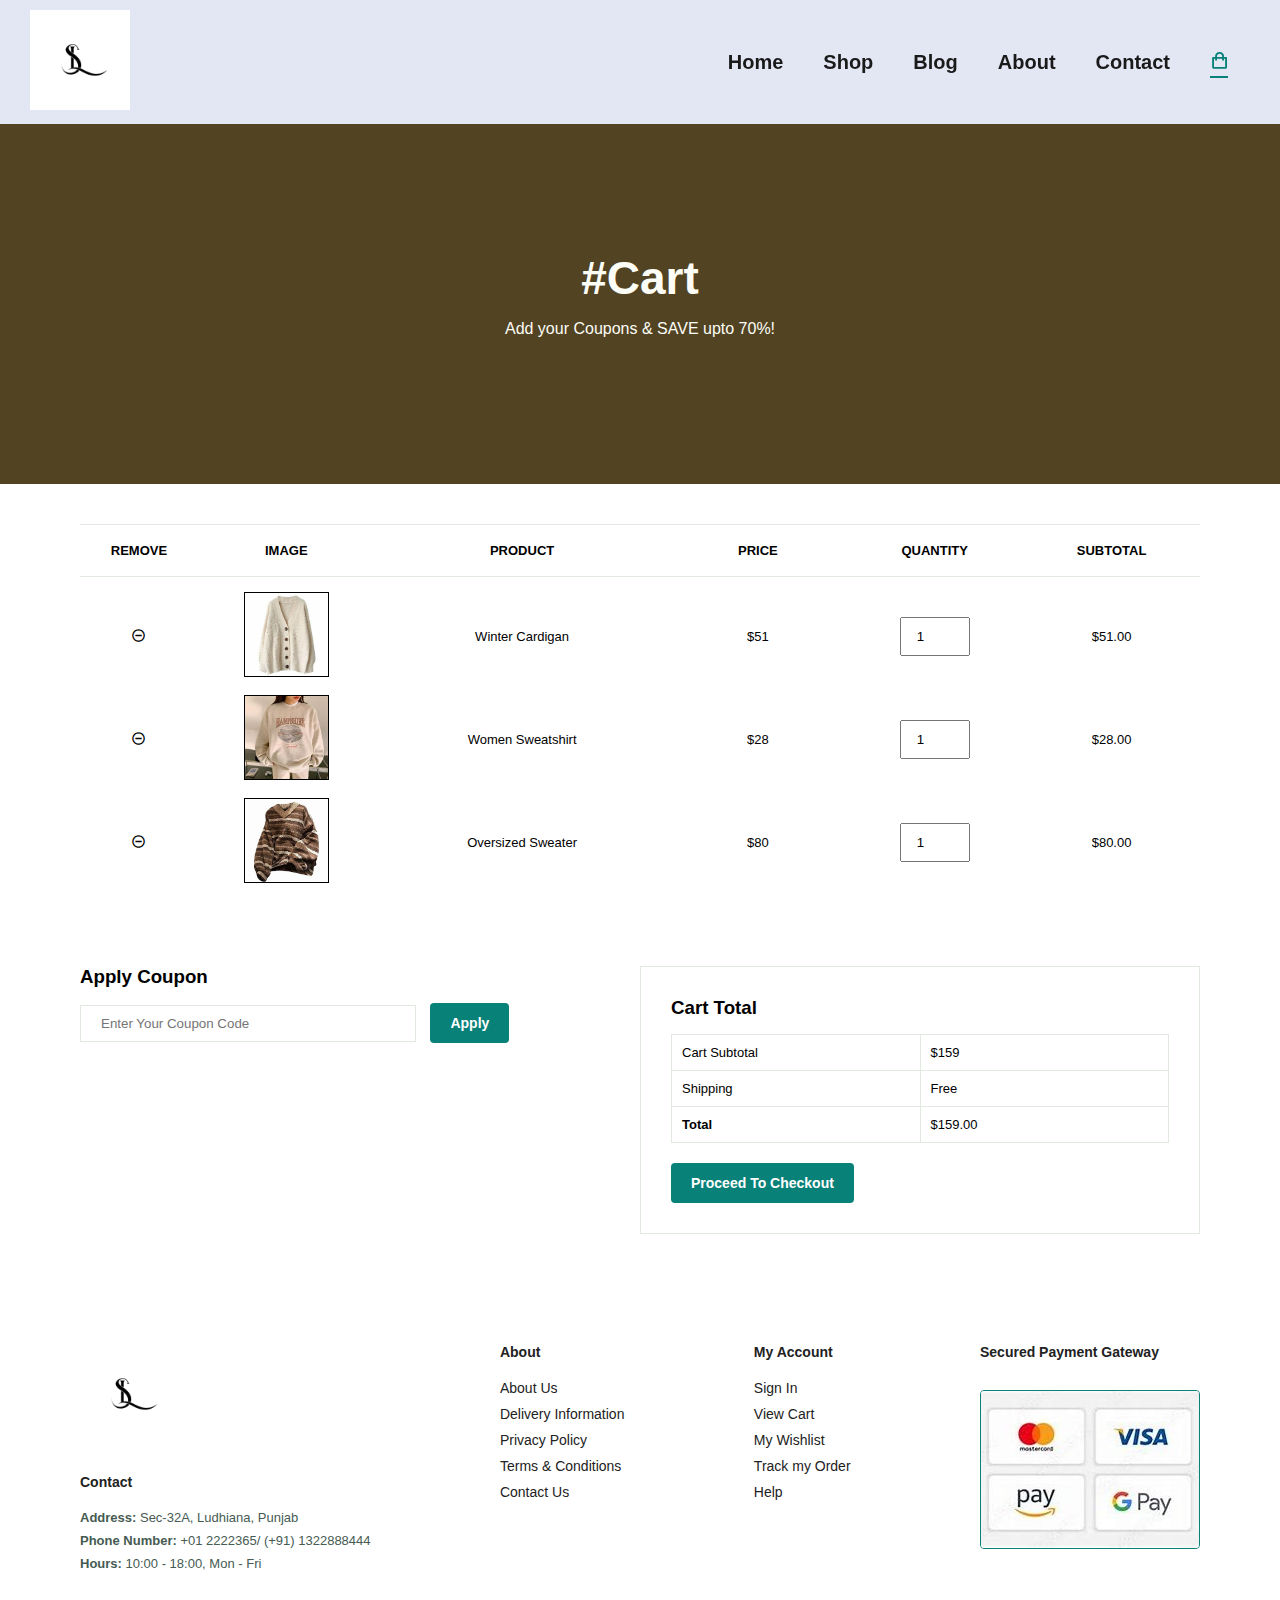
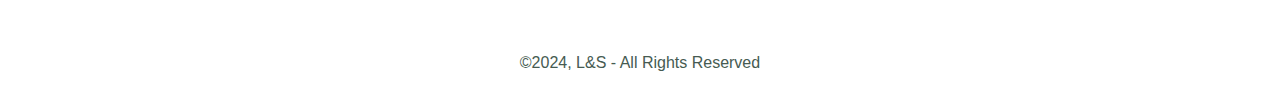
<file: cart.html>
<!DOCTYPE html>
<html lang="en">
<head>
    <meta charset="UTF-8">
    <meta name="viewport" content="width=device-width, initial-scale=1.0">
    <title>Luke&Savvy</title>
    <link href='https://unpkg.com/boxicons@2.1.4/css/boxicons.min.css' rel='stylesheet'>
<link rel="stylesheet" href="style.css">
</head>

<body>

<section id="header">
    <a href="#"><img src="images/logoecomm.avif" class="logo" alt="logo" height="100px" width="100px"></a>
    <div>
        <ul id="navbar">
        <li><a href="index.html">Home</a></li>
        <li><a href="shop.html">Shop</a></li>
        <li><a href="blog.html">Blog</a></li>
        <li><a href="about.html">About</a></li>
        <li><a href="contact.html">Contact</a></li>
        <li id="lg-bag"><a class="active" href="cart.html"><i class='bx bx-shopping-bag'></i></a></li>
        <a href="#" id="close"><i class='bx bx-left-arrow-alt'></i></a>
</ul>
    </div>
    <div id="mobile">
<a href="cart.html"><i class='bx bx-shopping-bag'></i></a>
        <i id="bar" class='bx bx-menu'></i> 
    </div>
</section>

<section style="background-color: rgb(82, 67, 35);" id="contact-header">
    <h2>#Cart</h2>
    <p>Add your Coupons & SAVE upto 70%!</p>
</section>
<section id="cart" class="section-p1">
<table width="100%">
    <thead>
        <tr>
            <td>Remove</td>
            <td>Image</td>
            <td>Product</td>
            <td>Price</td>
            <td>Quantity</td>
            <td>Subtotal</td>
        </tr>
    </thead>
    <tbody>
        <tr>
            <td><a href="#"><i style="color: black; font-size: 15px;" class='bx bx-minus-circle'></i></a></td>
            <td><img src="images/cardigan.jpg" alt=""></td>
            <td>Winter Cardigan</td>
            <td>$51</td>
            <td><input type="number" value="1"></td>
            <td>$51.00</td>
        </tr>
        <tr>
            <td><a href="#"><i style="color: black; font-size: 15px;" class='bx bx-minus-circle'></i></a></td>
            <td><img src="images/ss.jpg" alt=""></td>
            <td>Women Sweatshirt</td>
            <td>$28</td>
            <td><input type="number" value="1"></td>
            <td>$28.00</td>
        </tr>
        <tr>
            <td><a href="#"><i style="color: black; font-size: 15px;" class='bx bx-minus-circle'></i></a></td>
            <td><img src="images/sweater.jpg" alt=""></td>
            <td>Oversized Sweater</td>
            <td>$80</td>
            <td><input type="number" value="1"></td>
            <td>$80.00</td>
        </tr>
    </tbody>
</table>
</section>

<section id="cart-add" class="section-p1">
<div id="coupon">
    <h3>Apply Coupon</h3>
<div><input type="text" placeholder="Enter Your Coupon Code">
<button class="normal">Apply</button>
</div>
</div>
<div id="subtotal">
    <h3>Cart Total</h3>
    <table>
        <tr>
            <td>Cart Subtotal</td>
            <td>$159</td>
        </tr>
        <tr>
            <td>Shipping</td>
            <td>Free</td>
        </tr>
        <tr>
            <td><strong>Total</strong></td>
            <td>$159.00</td>
        </tr>
    </table>
    <button class="normal">Proceed To Checkout</button>
</div>
</section>

<footer class="section-p1">
<div class="col">
    <img class="logo" src="images/logoecomm.avif" alt="" height="100px">
    <h4>Contact</h4>
    <p><strong>Address:</strong> Sec-32A, Ludhiana, Punjab</p>
    <p><strong>Phone Number:</strong> +01 2222365/ (+91) 1322888444</p>
    <p><strong>Hours:</strong> 10:00 - 18:00, Mon - Fri</p>
</div>
<div class="col">
    <h4>About</h4>
    <a href="#">About Us</a>
    <a href="#">Delivery Information</a>
    <a href="#">Privacy Policy</a>
    <a href="#">Terms & Conditions</a>
    <a href="#">Contact Us</a>
</div>
<div class="col">
    <h4>My Account</h4>
    <a href="#">Sign In</a>
    <a href="#">View Cart</a>
    <a href="#">My Wishlist</a>
    <a href="#">Track my Order</a>
    <a href="#">Help</a>
</div>
<div class="col install">
<h4>Secured Payment Gateway</h4>
<img src="images/pay/payment.jpg" alt="">
</div>
</footer>
<div class="copyright">
    <p>&copy;2024, L&S - All Rights Reserved</p>
</div>
    <script src="script.js"></script>
</body>

</html>
</file>
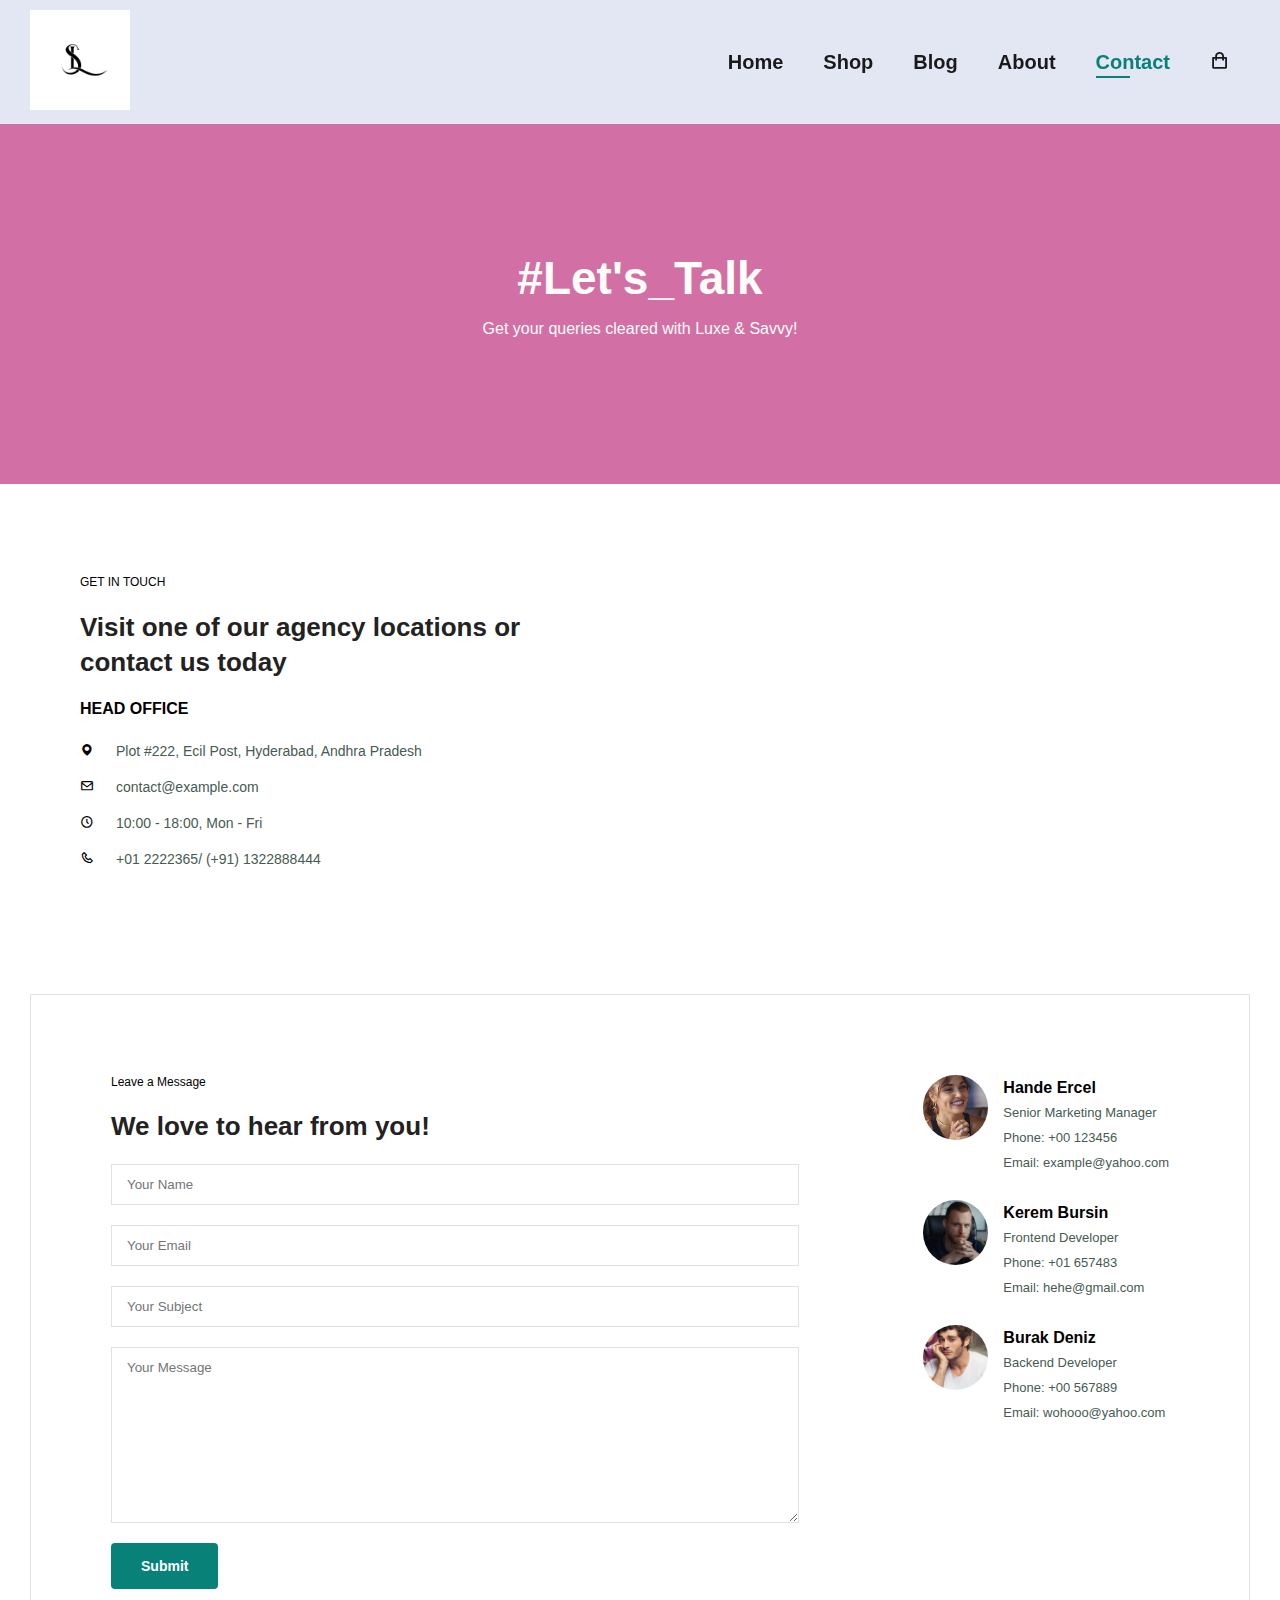
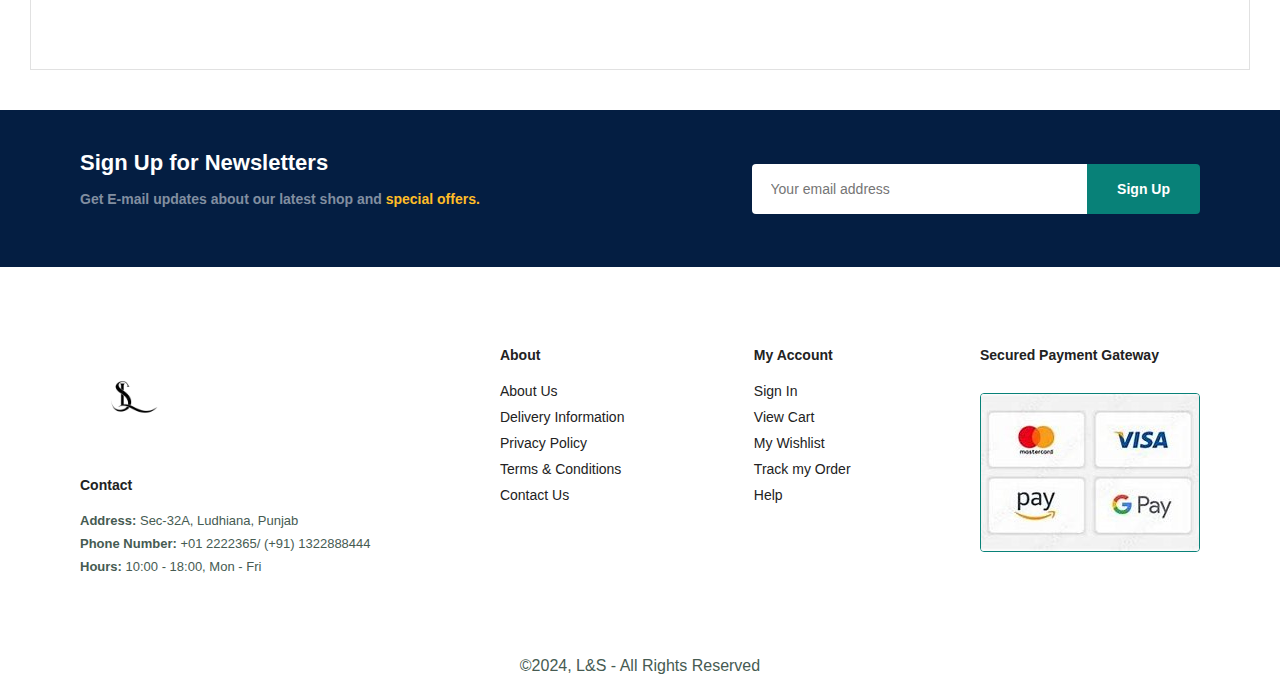
<file: contact.html>
<!DOCTYPE html>
<html lang="en">
<head>
    <meta charset="UTF-8">
    <meta name="viewport" content="width=device-width, initial-scale=1.0">
    <title>Luke&Savvy</title>
    <link href='https://unpkg.com/boxicons@2.1.4/css/boxicons.min.css' rel='stylesheet'>
<link rel="stylesheet" href="style.css">
</head>

<body>

<section id="header">
    <a href="#"><img src="images/logoecomm.avif" class="logo" alt="logo" height="100px" width="100px"></a>
    <div>
        <ul id="navbar">
        <li><a href="index.html">Home</a></li>
        <li><a href="shop.html">Shop</a></li>
        <li><a href="blog.html">Blog</a></li>
        <li><a href="about.html">About</a></li>
        <li><a class="active" href="contact.html">Contact</a></li>
        <li id="lg-bag"><a href="cart.html"><i class='bx bx-shopping-bag'></i></a></li>
        <a href="#" id="close"><i class='bx bx-left-arrow-alt'></i></a>
</ul>
    </div>
    <div id="mobile">
<a href="cart.html"><i class='bx bx-shopping-bag'></i></a>
        <i id="bar" class='bx bx-menu'></i> 
    </div>
</section>

<section id="contact-header">
    <h2>#Let's_Talk</h2>
    <p>Get your queries cleared with Luxe & Savvy!</p>
</section>

<section id="contact-details" class="section-p1">
    <div class="details">
        <span>GET IN TOUCH</span>
        <h2>Visit one of our agency locations or contact us today</h2>
    <h3>HEAD OFFICE</h3>
    <div>
        <li>
            <i class='bx bxs-map'></i>
           <p>Plot #222, Ecil Post, Hyderabad, Andhra Pradesh</p>   
        </li>
        <li>
            <i class='bx bx-envelope'></i>
            <p>contact@example.com</p>   
        </li>
        <li>
            <i class='bx bx-time-five' ></i>
        <p>10:00 - 18:00, Mon - Fri</p>
        </li>
        <li>
            <i class='bx bx-phone' ></i>
            <p> +01 2222365/ (+91) 1322888444</p>   
        </li>
    </div>
    </div>
    <div class="map">
        <iframe src="https://www.google.com/maps/embed?pb=!1m16!1m12!1m3!1d299988.1704873087!2d78.17498527158631!3d17.39819642697713!2m3!1f0!2f0!3f0!3m2!1i1024!2i768!4f13.1!2m1!1sPlot%20%23222%2C%20Ecil%20Post%2C%20Hyderabad%2C%20Andhra%20Pradesh!5e0!3m2!1sen!2sin!4v1732274545540!5m2!1sen!2sin" width="600" height="450" style="border:0;" allowfullscreen="" loading="lazy" referrerpolicy="no-referrer-when-downgrade"></iframe>
    </div>
</section>
<section id="form-details">
    <form action="">
        <span>Leave a Message</span>
        <h2>We love to hear from you!</h2>
        <input type="text" placeholder="Your Name">
        <input type="text" placeholder="Your Email">
        <input type="text" placeholder="Your Subject">
        <textarea name="" id="" cols="30" rows="10" placeholder="Your Message"></textarea>
        <button class="normal">Submit</button>
    </form>
    <div class="people">
        <div><img src="images/eda.jpg" style="border-radius: 50%;" alt="">
            <p><span>Hande Ercel</span> Senior Marketing Manager <br> Phone: +00 123456 <br> Email: example@yahoo.com</p></div>
    <div>
        <img src="images/serkan.jpg" style="border-radius: 50%;" alt="">
        <p><span>Kerem Bursin</span> Frontend Developer<br> Phone: +01 657483 <br> Email: hehe@gmail.com</p></div>
    <div>
        <img src="images/burak.jpg" style="border-radius: 50%;" alt="">
        <p><span>Burak Deniz</span> Backend Developer  <br> Phone: +00 567889 <br> Email: wohooo@yahoo.com</p></div>
    </div>
</section>

<section id="newsletter" class="section-p1 section-m1">
    <div class="newstext">
        <h4>Sign Up for Newsletters</h4>
       <p>Get E-mail updates about our latest shop and <span>special offers.</span></p> 
    </div>
    <div class="form">
        <input type="text" placeholder="Your email address">
        <button class="normal">Sign Up</button>
    </div>
</section>

<footer class="section-p1">
<div class="col">
    <img class="logo" src="images/logoecomm.avif" alt="" height="100px">
    <h4>Contact</h4>
    <p><strong>Address:</strong> Sec-32A, Ludhiana, Punjab</p>
    <p><strong>Phone Number:</strong> +01 2222365/ (+91) 1322888444</p>
    <p><strong>Hours:</strong> 10:00 - 18:00, Mon - Fri</p>
</div>
<div class="col">
    <h4>About</h4>
    <a href="#">About Us</a>
    <a href="#">Delivery Information</a>
    <a href="#">Privacy Policy</a>
    <a href="#">Terms & Conditions</a>
    <a href="#">Contact Us</a>
</div>
<div class="col">
    <h4>My Account</h4>
    <a href="#">Sign In</a>
    <a href="#">View Cart</a>
    <a href="#">My Wishlist</a>
    <a href="#">Track my Order</a>
    <a href="#">Help</a>
</div>
<div class="col install">
<h4>Secured Payment Gateway</h4>
<img src="images/pay/payment.jpg" alt="">
</div>
</footer>
<div class="copyright">
    <p>&copy;2024, L&S - All Rights Reserved</p>
</div>
    <script src="script.js"></script>
</body>

</html>
</file>
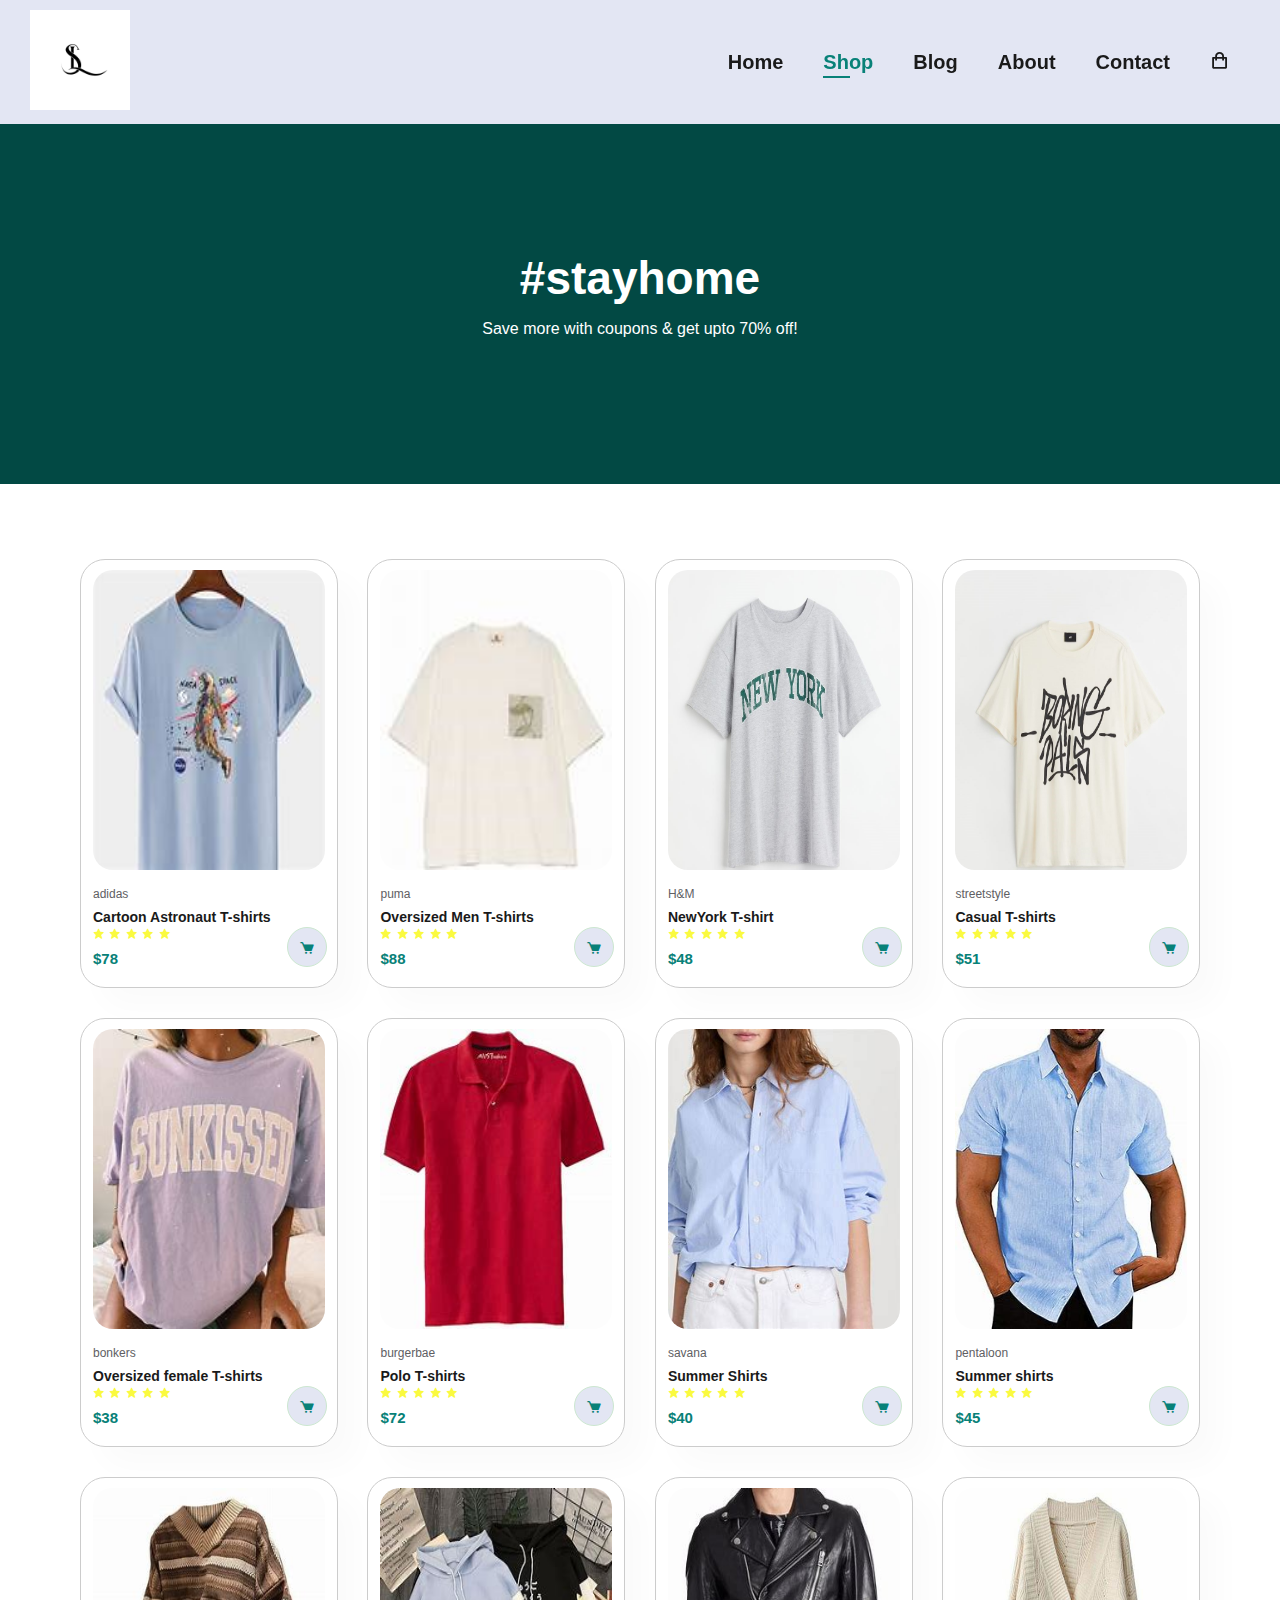
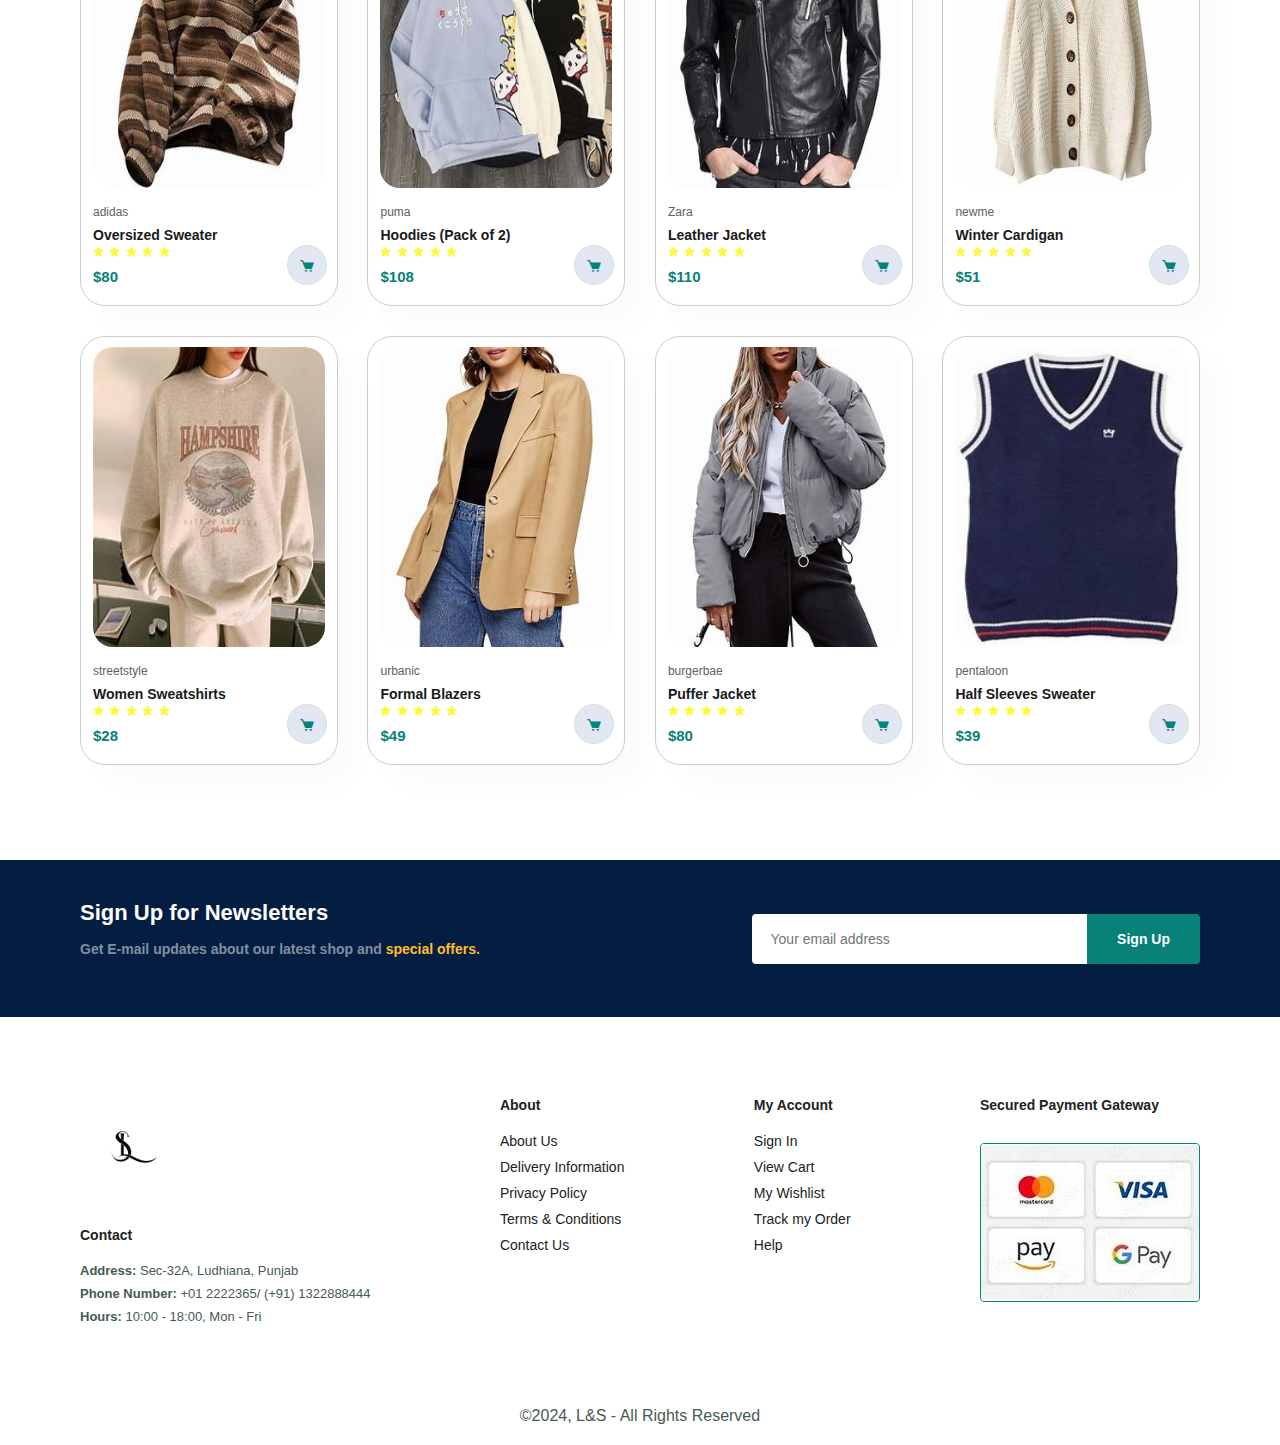
<file: shop.html>
<!DOCTYPE html>
<html lang="en">
<head>
    <meta charset="UTF-8">
    <meta name="viewport" content="width=device-width, initial-scale=1.0">
    <title>Luke&Savvy</title>
    <link href='https://unpkg.com/boxicons@2.1.4/css/boxicons.min.css' rel='stylesheet'>
<link rel="stylesheet" href="style.css">
</head>

<body>

<section id="header">
    <a href="#"><img src="images/logoecomm.avif" class="logo" alt="logo" height="100px" width="100px"></a>
    <div>
        <ul id="navbar">
        <li><a href="index.html">Home</a></li>
        <li><a class="active" href="shop.html">Shop</a></li>
        <li><a href="blog.html">Blog</a></li>
        <li><a href="about.html">About</a></li>
        <li><a href="contact.html">Contact</a></li>
        <li id="lg-bag"><a href="cart.html"><i class='bx bx-shopping-bag'></i></a></li>
        <a href="#" id="close"><i class='bx bx-left-arrow-alt'></i></a>
</ul>
    </div>
    <div id="mobile">
<a href="cart.html"><i class='bx bx-shopping-bag'></i></a>
        <i id="bar" class='bx bx-menu'></i> 
    </div>
</section>

<section id="page-header">
    <h2>#stayhome</h2>
    <p>Save more with coupons & get upto 70% off!</p>
</section>

<section id="product1" class="section-p1">
<div class="pro-container">
    <div class="pro" onclick="window.location.href='sproduct.html'">
        <img src="images/p1.jpg" height="300px" alt="Product 1">    
        <div class="des">
        <span>adidas</span>
        <h5>Cartoon Astronaut T-shirts</h5>
        <div class="star">
            <i class='bx bxs-star' style="color: rgb(250, 250, 63);"></i>      
            <i class='bx bxs-star' style="color: rgb(250, 250, 63);"></i>        
            <i class='bx bxs-star' style="color: rgb(250, 250, 63);"></i>        
            <i class='bx bxs-star' style="color: rgb(250, 250, 63);"></i>        
            <i class='bx bxs-star' style="color: rgb(250, 250, 63);"></i>        
        </div>
        <h4>$78</h4>
    </div>
    <a href="#"><i class='bx bxs-cart cart'></i></a>
</div>
<div class="pro" onclick="window.location.href='sproduct.html'">
    <img src="images/shirt.jpg"  height="300px" alt="Product 1">    
    <div class="des">
    <span>puma</span>
    <h5>Oversized Men T-shirts</h5>
    <div class="star">
        <i class='bx bxs-star' style="color: rgb(250, 250, 63);"></i>      
        <i class='bx bxs-star' style="color: rgb(250, 250, 63);"></i>        
        <i class='bx bxs-star' style="color: rgb(250, 250, 63);"></i>        
        <i class='bx bxs-star' style="color: rgb(250, 250, 63);"></i>        
        <i class='bx bxs-star' style="color: rgb(250, 250, 63);"></i>        
    </div>
    <h4>$88</h4>
</div>
<a href="#"><i class='bx bxs-cart cart'></i></a>
</div>
<div class="pro" onclick="window.location.href='sproduct.html'">
    <img src="images/p3.jpg" height="300px" alt="Product 1">    
    <div class="des">
    <span>H&M</span>
    <h5>NewYork T-shirt</h5>
    <div class="star">
        <i class='bx bxs-star' style="color: rgb(250, 250, 63);"></i>      
        <i class='bx bxs-star' style="color: rgb(250, 250, 63);"></i>        
        <i class='bx bxs-star' style="color: rgb(250, 250, 63);"></i>        
        <i class='bx bxs-star' style="color: rgb(250, 250, 63);"></i>        
        <i class='bx bxs-star' style="color: rgb(250, 250, 63);"></i>        
    </div>
    <h4>$48</h4>
</div>
<a href="#"><i class='bx bxs-cart cart'></i></a>
</div>
<div class="pro" onclick="window.location.href='sproduct.html'">
    <img src="images/p4.jpg" height="300px" alt="Product 1">    
    <div class="des">
    <span>streetstyle</span>
    <h5>Casual T-shirts</h5>
    <div class="star">
        <i class='bx bxs-star' style="color: rgb(250, 250, 63);"></i>      
        <i class='bx bxs-star' style="color: rgb(250, 250, 63);"></i>        
        <i class='bx bxs-star' style="color: rgb(250, 250, 63);"></i>        
        <i class='bx bxs-star' style="color: rgb(250, 250, 63);"></i>        
        <i class='bx bxs-star' style="color: rgb(250, 250, 63);"></i>        
    </div>
    <h4>$51</h4>
</div>
<a href="#"><i class='bx bxs-cart cart'></i></a>
</div>
<div class="pro" onclick="window.location.href='sproduct.html'">
    <img src="images/p5.jpg" alt="Product 1" height="300px">    
    <div class="des">
    <span>bonkers</span>
    <h5>Oversized female T-shirts</h5>
    <div class="star">
        <i class='bx bxs-star' style="color: rgb(250, 250, 63);"></i>      
        <i class='bx bxs-star' style="color: rgb(250, 250, 63);"></i>        
        <i class='bx bxs-star' style="color: rgb(250, 250, 63);"></i>        
        <i class='bx bxs-star' style="color: rgb(250, 250, 63);"></i>        
        <i class='bx bxs-star' style="color: rgb(250, 250, 63);"></i>        
    </div>
    <h4>$38</h4>
</div>
<a href="#"><i class='bx bxs-cart cart'></i></a>
</div>
<div class="pro" onclick="window.location.href='sproduct.html'">
<img src="images/polo.jpg
" height="300px" alt="Product 1">    
<div class="des">
<span>burgerbae</span>
<h5>Polo T-shirts</h5>
<div class="star" onclick="window.location.href='sproduct.html'">
    <i class='bx bxs-star' style="color: rgb(250, 250, 63);"></i>      
    <i class='bx bxs-star' style="color: rgb(250, 250, 63);"></i>        
    <i class='bx bxs-star' style="color: rgb(250, 250, 63);"></i>        
    <i class='bx bxs-star' style="color: rgb(250, 250, 63);"></i>        
    <i class='bx bxs-star' style="color: rgb(250, 250, 63);"></i>        
</div>
<h4>$72</h4>
</div>
<a href="#"><i class='bx bxs-cart cart'></i></a>
</div>
<div class="pro" onclick="window.location.href='sproduct.html'">
<img src="images/button.jpg" height="300px" alt="Product 1">    
<div class="des">
<span>savana</span>
<h5>Summer Shirts</h5>
<div class="star">
    <i class='bx bxs-star' style="color: rgb(250, 250, 63);"></i>      
    <i class='bx bxs-star' style="color: rgb(250, 250, 63);"></i>        
    <i class='bx bxs-star' style="color: rgb(250, 250, 63);"></i>        
    <i class='bx bxs-star' style="color: rgb(250, 250, 63);"></i>        
    <i class='bx bxs-star' style="color: rgb(250, 250, 63);"></i>        
</div>
<h4>$40</h4>
</div>
<a href="#"><i class='bx bxs-cart cart'></i></a>
</div>
<div class="pro" onclick="window.location.href='sproduct.html'">
<img src="images/summer.jpg" height="300px" alt="Product 1">    
<div class="des">
<span>pentaloon</span>
<h5>Summer shirts</h5>
<div class="star">
    <i class='bx bxs-star' style="color: rgb(250, 250, 63);"></i>      
    <i class='bx bxs-star' style="color: rgb(250, 250, 63);"></i>        
    <i class='bx bxs-star' style="color: rgb(250, 250, 63);"></i>        
    <i class='bx bxs-star' style="color: rgb(250, 250, 63);"></i>        
    <i class='bx bxs-star' style="color: rgb(250, 250, 63);"></i>        
</div>
<h4>$45</h4>
</div>
<a href="#"><i class='bx bxs-cart cart'></i></a>
</div>
        <div class="pro" onclick="window.location.href='sproduct.html'">
            <img src="images/sweater.jpg" height="300px" alt="Product 1">    
            <div class="des">
            <span>adidas</span>
            <h5>Oversized Sweater</h5>
            <div class="star">
                <i class='bx bxs-star' style="color: rgb(250, 250, 63);"></i>      
                <i class='bx bxs-star' style="color: rgb(250, 250, 63);"></i>        
                <i class='bx bxs-star' style="color: rgb(250, 250, 63);"></i>        
                <i class='bx bxs-star' style="color: rgb(250, 250, 63);"></i>        
                <i class='bx bxs-star' style="color: rgb(250, 250, 63);"></i>        
            </div>
            <h4>$80</h4>
        </div>
        <a href="#"><i class='bx bxs-cart cart'></i></a>
    </div>
    <div class="pro" onclick="window.location.href='sproduct.html'">
        <img src="images/hoodie.jpg"  height="300px" alt="Product 1">    
        <div class="des">
        <span>puma</span>
        <h5>Hoodies (Pack of 2)</h5>
        <div class="star">
            <i class='bx bxs-star' style="color: rgb(250, 250, 63);"></i>      
            <i class='bx bxs-star' style="color: rgb(250, 250, 63);"></i>        
            <i class='bx bxs-star' style="color: rgb(250, 250, 63);"></i>        
            <i class='bx bxs-star' style="color: rgb(250, 250, 63);"></i>        
            <i class='bx bxs-star' style="color: rgb(250, 250, 63);"></i>        
        </div>
        <h4>$108</h4>
    </div>
    <a href="#"><i class='bx bxs-cart cart'></i></a>
    </div>
    <div class="pro" onclick="window.location.href='sproduct.html'">
        <img src="images/jacket.jpg" height="300px" alt="Product 1">    
        <div class="des">
        <span>Zara</span>
        <h5>Leather Jacket</h5>
        <div class="star">
            <i class='bx bxs-star' style="color: rgb(250, 250, 63);"></i>      
            <i class='bx bxs-star' style="color: rgb(250, 250, 63);"></i>        
            <i class='bx bxs-star' style="color: rgb(250, 250, 63);"></i>        
            <i class='bx bxs-star' style="color: rgb(250, 250, 63);"></i>        
            <i class='bx bxs-star' style="color: rgb(250, 250, 63);"></i>        
        </div>
        <h4>$110</h4>
    </div>
    <a href="#"><i class='bx bxs-cart cart'></i></a>
    </div>
    <div class="pro" onclick="window.location.href='sproduct.html'">
        <img src="images/cardigan.jpg" height="300px" alt="Product 1">    
        <div class="des">
        <span>newme</span>
        <h5>Winter Cardigan</h5>
        <div class="star">
            <i class='bx bxs-star' style="color: rgb(250, 250, 63);"></i>      
            <i class='bx bxs-star' style="color: rgb(250, 250, 63);"></i>        
            <i class='bx bxs-star' style="color: rgb(250, 250, 63);"></i>        
            <i class='bx bxs-star' style="color: rgb(250, 250, 63);"></i>        
            <i class='bx bxs-star' style="color: rgb(250, 250, 63);"></i>        
        </div>
        <h4>$51</h4>
    </div>
    <a href="#"><i class='bx bxs-cart cart'></i></a>
    </div>
    <div class="pro" onclick="window.location.href='sproduct.html'">
        <img src="images/ss.jpg" alt="Product 1" height="300px">    
        <div class="des">
        <span>streetstyle</span>
        <h5>Women Sweatshirts</h5>
        <div class="star">
            <i class='bx bxs-star' style="color: rgb(250, 250, 63);"></i>      
            <i class='bx bxs-star' style="color: rgb(250, 250, 63);"></i>        
            <i class='bx bxs-star' style="color: rgb(250, 250, 63);"></i>        
            <i class='bx bxs-star' style="color: rgb(250, 250, 63);"></i>        
            <i class='bx bxs-star' style="color: rgb(250, 250, 63);"></i>        
        </div>
        <h4>$28</h4>
    </div>
    <a href="#"><i class='bx bxs-cart cart'></i></a>
    </div>
    <div class="pro" onclick="window.location.href='sproduct.html'">
    <img src="images/blzer.jpg" height="300px" alt="Product 1">    
    <div class="des">
    <span>urbanic</span>
    <h5>Formal Blazers</h5>
    <div class="star">
        <i class='bx bxs-star' style="color: rgb(250, 250, 63);"></i>      
        <i class='bx bxs-star' style="color: rgb(250, 250, 63);"></i>        
        <i class='bx bxs-star' style="color: rgb(250, 250, 63);"></i>        
        <i class='bx bxs-star' style="color: rgb(250, 250, 63);"></i>        
        <i class='bx bxs-star' style="color: rgb(250, 250, 63);"></i>        
    </div>
    <h4>$49</h4>
    </div>
    <a href="#"><i class='bx bxs-cart cart'></i></a>
    </div>
    <div class="pro" onclick="window.location.href='sproduct.html'">
    <img src="images/puffer.jpg" height="300px" alt="Product 1">    
    <div class="des">
    <span>burgerbae</span>
    <h5>Puffer Jacket</h5>
    <div class="star">
        <i class='bx bxs-star' style="color: rgb(250, 250, 63);"></i>      
        <i class='bx bxs-star' style="color: rgb(250, 250, 63);"></i>        
        <i class='bx bxs-star' style="color: rgb(250, 250, 63);"></i>        
        <i class='bx bxs-star' style="color: rgb(250, 250, 63);"></i>        
        <i class='bx bxs-star' style="color: rgb(250, 250, 63);"></i>        
    </div>
    <h4>$80</h4>
    </div>
    <a href="#"><i class='bx bxs-cart cart'></i></a>
    </div>
    <div class="pro" onclick="window.location.href='sproduct.html'">
    <img src="images/half.jpg" height="300px" alt="Product 1">    
    <div class="des">
    <span>pentaloon</span>
    <h5>Half Sleeves Sweater</h5>
    <div class="star">
        <i class='bx bxs-star' style="color: rgb(250, 250, 63);"></i>      
        <i class='bx bxs-star' style="color: rgb(250, 250, 63);"></i>        
        <i class='bx bxs-star' style="color: rgb(250, 250, 63);"></i>        
        <i class='bx bxs-star' style="color: rgb(250, 250, 63);"></i>        
        <i class='bx bxs-star' style="color: rgb(250, 250, 63);"></i>        
    </div>
    <h4>$39</h4>
    </div>
    <a href="#"><i class='bx bxs-cart cart'></i></a>
    </div>
    </div>
    </section>

<section id="newsletter" class="section-p1 section-m1">
    <div class="newstext">
        <h4>Sign Up for Newsletters</h4>
       <p>Get E-mail updates about our latest shop and <span>special offers.</span></p> 
    </div>
    <div class="form">
        <input type="text" placeholder="Your email address">
        <button class="normal">Sign Up</button>
    </div>
</section>

<footer class="section-p1">
<div class="col">
    <img class="logo" src="images/logoecomm.avif" alt="" height="100px">
    <h4>Contact</h4>
    <p><strong>Address:</strong> Sec-32A, Ludhiana, Punjab</p>
    <p><strong>Phone Number:</strong> +01 2222365/ (+91) 1322888444</p>
    <p><strong>Hours:</strong> 10:00 - 18:00, Mon - Fri</p>
</div>
<div class="col">
    <h4>About</h4>
    <a href="#">About Us</a>
    <a href="#">Delivery Information</a>
    <a href="#">Privacy Policy</a>
    <a href="#">Terms & Conditions</a>
    <a href="#">Contact Us</a>
</div>
<div class="col">
    <h4>My Account</h4>
    <a href="#">Sign In</a>
    <a href="#">View Cart</a>
    <a href="#">My Wishlist</a>
    <a href="#">Track my Order</a>
    <a href="#">Help</a>
</div>
<div class="col install">
<h4>Secured Payment Gateway</h4>
<img src="images/pay/payment.jpg" alt="">
</div>
</footer>
<div class="copyright">
    <p>&copy;2024, L&S - All Rights Reserved</p>
</div>
    <script src="script.js"></script>
</body>

</html>
</file>
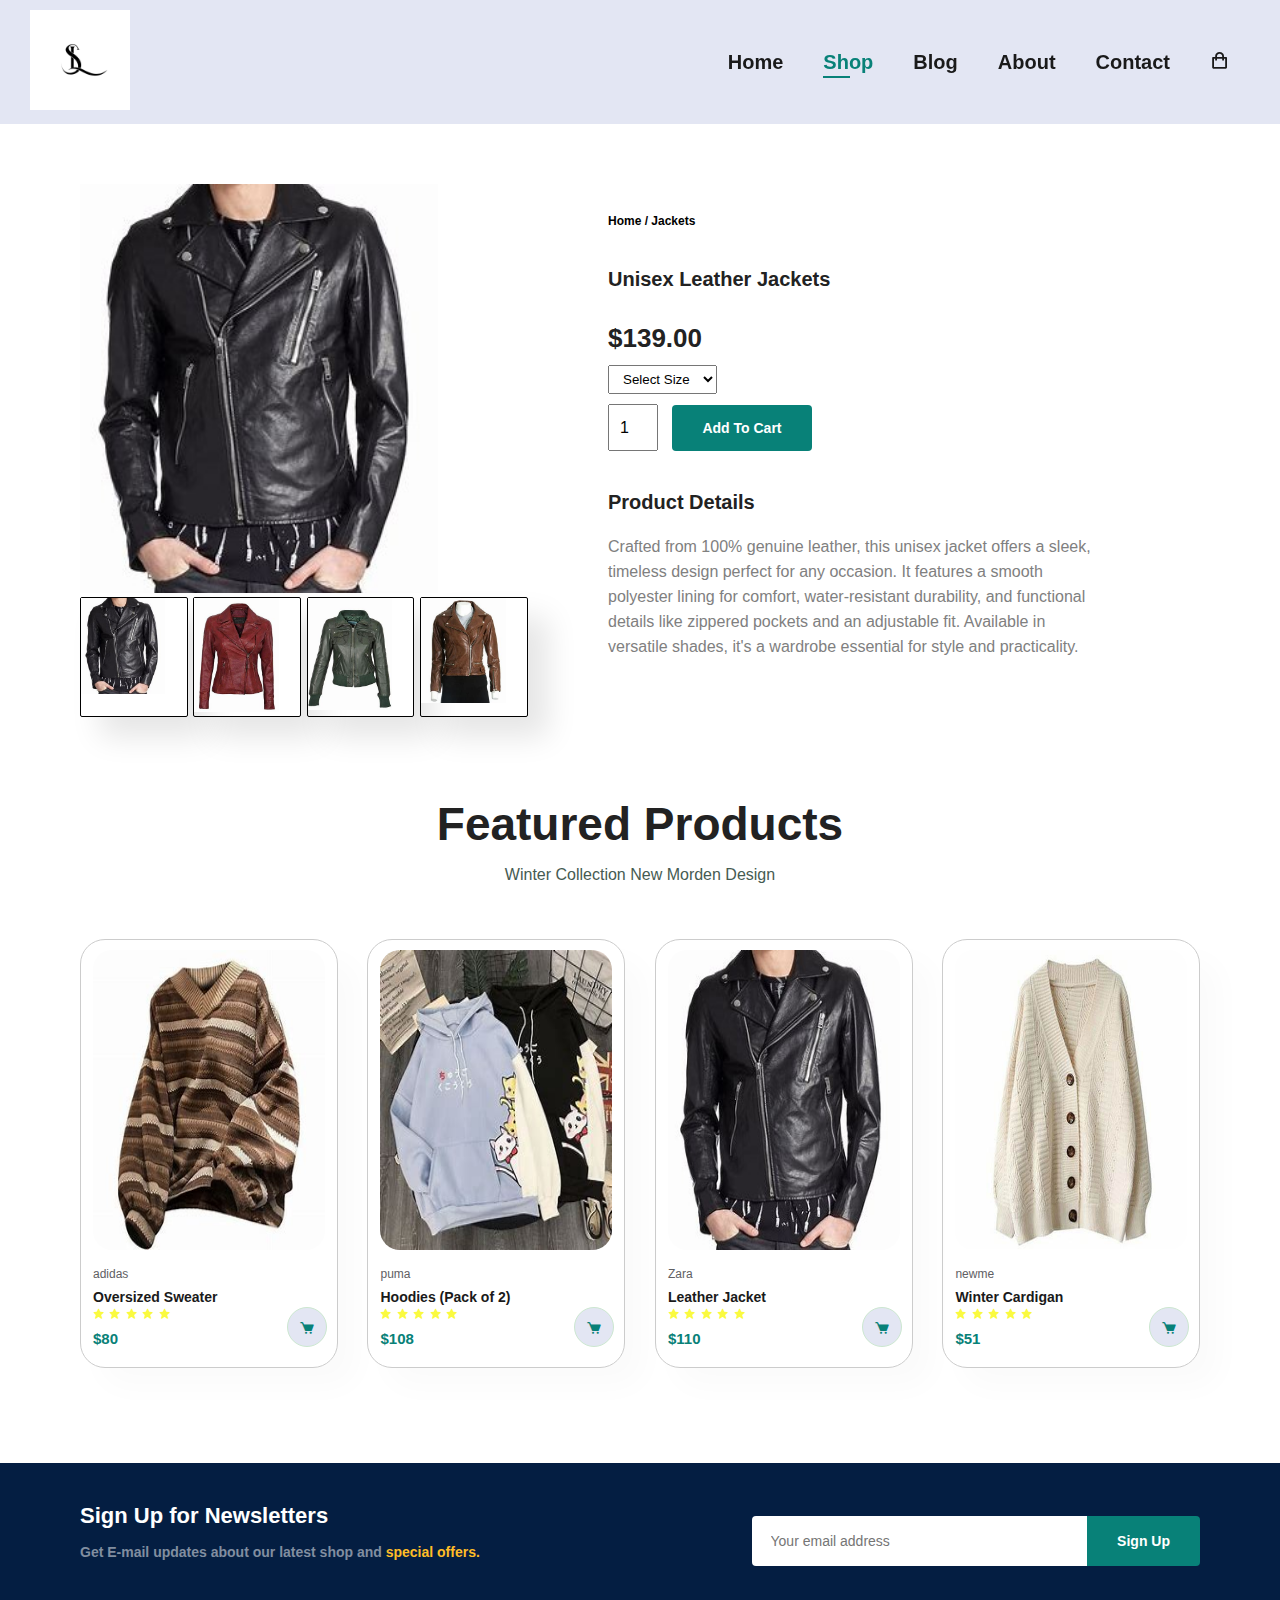
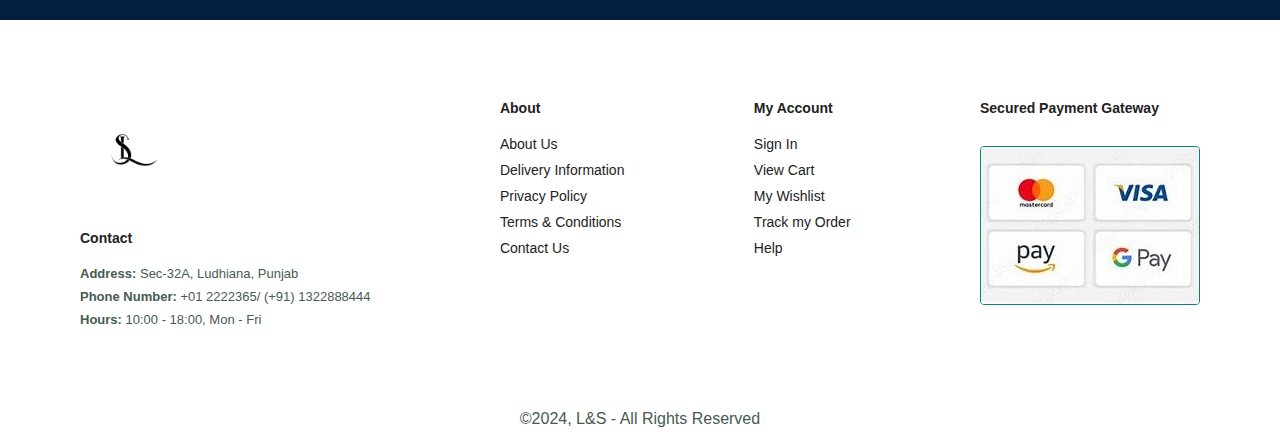
<file: sproduct.html>
<!DOCTYPE html>
<html lang="en">
<head>
    <meta charset="UTF-8">
    <meta name="viewport" content="width=device-width, initial-scale=1.0">
    <title>Luke&Savvy</title>
    <link href='https://unpkg.com/boxicons@2.1.4/css/boxicons.min.css' rel='stylesheet'>
<link rel="stylesheet" href="style.css">
</head>

<body>

<section id="header">
    <a href="#"><img src="images/logoecomm.avif" class="logo" alt="logo" height="100px" width="100px"></a>
    <div>
        <ul id="navbar">
        <li><a href="index.html">Home</a></li>
        <li><a class="active" href="shop.html">Shop</a></li>
        <li><a href="blog.html">Blog</a></li>
        <li><a href="about.html">About</a></li>
        <li><a href="contact.html">Contact</a></li>
        <li id="lg-bag"><a href="cart.html"><i class='bx bx-shopping-bag'></i></a></li>
        <a href="#" id="close"><i class='bx bx-left-arrow-alt'></i></a>
</ul>
    </div>
    <div id="mobile">
<a href="cart.html"><i class='bx bx-shopping-bag'></i></a>
        <i id="bar" class='bx bx-menu'></i> 
    </div>
</section>

<section id="prodetails" class="section-p1">
<div class="single-pro-image">
    <img src="images/jacket.jpg" width="80%" id="mainImg" alt="">
    <div class="small-img-group">
        <div class="small-img-col">
        <img src="images/jacket.jpg" width="80%" id="zara" class="small-img" alt="">
        </div>
        <div class="small-img-col">
            <img src="images/red.jpg" width="80%" id="red" class="small-img" alt="">
        </div>
        <div class="small-img-col">
            <img src="images/green.jpg" width="80%" id="green" class="small-img" alt="">
        </div>
        <div class="small-img-col">
            <img src="images/row.jpg" width="80%" id="brown" class="small-img" alt="">
        </div>
    </div>
</div>
<div class="single-pro-details">
    <h6>Home / Jackets</h6>
    <h4>Unisex Leather Jackets</h4>
    <h2>$139.00</h2>
    <select>
        <option>Select Size </option>
        <option>XL </option>
        <option>L </option>
        <option>M </option>
        <option>S </option>
    </select>
    <input type="number" value="1">
    <button class="normal">Add To Cart</button>
    <h4>Product Details</h4>
    <span>Crafted from 100% genuine leather, this unisex jacket offers a sleek, timeless design perfect for any occasion. It features a smooth polyester lining for comfort, water-resistant durability, and functional details like zippered pockets and an adjustable fit. Available in versatile shades, it's a wardrobe essential for style and practicality.</span>
</div>
</section>
<section id="product1" class="section-p1">
    <h2>Featured Products</h2>
    <p>Winter Collection New Morden Design</p>
    <div class="pro-container">
        <div class="pro" onclick="window.location.href='sproduct.html'">
            <img src="images/sweater.jpg" height="300px" alt="Product 1">    
            <div class="des">
            <span>adidas</span>
            <h5>Oversized Sweater</h5>
            <div class="star">
                <i class='bx bxs-star' style="color: rgb(250, 250, 63);"></i>      
                <i class='bx bxs-star' style="color: rgb(250, 250, 63);"></i>        
                <i class='bx bxs-star' style="color: rgb(250, 250, 63);"></i>        
                <i class='bx bxs-star' style="color: rgb(250, 250, 63);"></i>        
                <i class='bx bxs-star' style="color: rgb(250, 250, 63);"></i>        
            </div>
            <h4>$80</h4>
        </div>
        <a href="#"><i class='bx bxs-cart cart'></i></a>
    </div>
    <div class="pro" onclick="window.location.href='sproduct.html'">
        <img src="images/hoodie.jpg"  height="300px" alt="Product 1">    
        <div class="des">
        <span>puma</span>
        <h5>Hoodies (Pack of 2)</h5>
        <div class="star">
            <i class='bx bxs-star' style="color: rgb(250, 250, 63);"></i>      
            <i class='bx bxs-star' style="color: rgb(250, 250, 63);"></i>        
            <i class='bx bxs-star' style="color: rgb(250, 250, 63);"></i>        
            <i class='bx bxs-star' style="color: rgb(250, 250, 63);"></i>        
            <i class='bx bxs-star' style="color: rgb(250, 250, 63);"></i>        
        </div>
        <h4>$108</h4>
    </div>
    <a href="#"><i class='bx bxs-cart cart'></i></a>
    </div>
    <div class="pro" onclick="window.location.href='sproduct.html'">
        <img src="images/jacket.jpg" height="300px" alt="Product 1">    
        <div class="des">
        <span>Zara</span>
        <h5>Leather Jacket</h5>
        <div class="star">
            <i class='bx bxs-star' style="color: rgb(250, 250, 63);"></i>      
            <i class='bx bxs-star' style="color: rgb(250, 250, 63);"></i>        
            <i class='bx bxs-star' style="color: rgb(250, 250, 63);"></i>        
            <i class='bx bxs-star' style="color: rgb(250, 250, 63);"></i>        
            <i class='bx bxs-star' style="color: rgb(250, 250, 63);"></i>        
        </div>
        <h4>$110</h4>
    </div>
    <a href="#"><i class='bx bxs-cart cart'></i></a>
    </div>
    <div class="pro" onclick="window.location.href='sproduct.html'">
        <img src="images/cardigan.jpg" height="300px" alt="Product 1">    
        <div class="des">
        <span>newme</span>
        <h5>Winter Cardigan</h5>
        <div class="star">
            <i class='bx bxs-star' style="color: rgb(250, 250, 63);"></i>      
            <i class='bx bxs-star' style="color: rgb(250, 250, 63);"></i>        
            <i class='bx bxs-star' style="color: rgb(250, 250, 63);"></i>        
            <i class='bx bxs-star' style="color: rgb(250, 250, 63);"></i>        
            <i class='bx bxs-star' style="color: rgb(250, 250, 63);"></i>        
        </div>
        <h4>$51</h4>
    </div>
    <a href="#"><i class='bx bxs-cart cart'></i></a>
    </div>
    </div>
    </section>

<section id="newsletter" class="section-p1 section-m1">
    <div class="newstext">
        <h4>Sign Up for Newsletters</h4>
       <p>Get E-mail updates about our latest shop and <span>special offers.</span></p> 
    </div>
    <div class="form">
        <input type="text" placeholder="Your email address">
        <button class="normal">Sign Up</button>
    </div>
</section>

<footer class="section-p1">
<div class="col">
    <img class="logo" src="images/logoecomm.avif" alt="" height="100px">
    <h4>Contact</h4>
    <p><strong>Address:</strong> Sec-32A, Ludhiana, Punjab</p>
    <p><strong>Phone Number:</strong> +01 2222365/ (+91) 1322888444</p>
    <p><strong>Hours:</strong> 10:00 - 18:00, Mon - Fri</p>
</div>
<div class="col">
    <h4>About</h4>
    <a href="#">About Us</a>
    <a href="#">Delivery Information</a>
    <a href="#">Privacy Policy</a>
    <a href="#">Terms & Conditions</a>
    <a href="#">Contact Us</a>
</div>
<div class="col">
    <h4>My Account</h4>
    <a href="#">Sign In</a>
    <a href="#">View Cart</a>
    <a href="#">My Wishlist</a>
    <a href="#">Track my Order</a>
    <a href="#">Help</a>
</div>
<div class="col install">
<h4>Secured Payment Gateway</h4>
<img src="images/pay/payment.jpg" alt="">
</div>
</footer>
<div class="copyright">
    <p>&copy;2024, L&S - All Rights Reserved</p>
</div>
<script>
    var mainImg=document.getElementById('mainImg');
    var smallImg=document.getElementsByClassName('small-img');

    smallImg[0].onclick=function(){
        mainImg.src=smallImg[0].src;
    }
    smallImg[1].onclick=function(){
        mainImg.src=smallImg[1].src;
    } 
    smallImg[2].onclick=function(){
        mainImg.src=smallImg[2].src;
    }
     smallImg[3].onclick=function(){
        mainImg.src=smallImg[3].src;
    }
</script>
    <script src="script.js"></script>
</body>

</html>
</file>
<file: style.css>
*{
    margin: 0;
    padding: 0;
    box-sizing: border-box;
    font-family: 'Spartan',sans-serif;
}
h1{
    font-size: 50px;
    line-height: 64px;
    color: #222;
}
h2{
    font-size: 46px;
    line-height: 54px;
    color: #222;
}
h4{
    font-size: 20px;
    color: #222;
}
h6{
    font-weight: 700;
    font-size: 12px;
}
p{
    font-size: 16px;
    margin: 15px 0 20px 0;
    color: #465b52;
}
.section-p1{
    padding: 40px 80px;
}
.section-m1{
    margin: 40px 0;
}
button.normal{
    font-size: 14px;
    font-weight: 600;
    padding: 15px 30px;
    color: #000;
    background-color: #fff;
    cursor: pointer;
    border: none;
    outline: none;
    border-radius: 4px;
    transition: 0.2s ease;
}
body{
    width: 100%;
}
#header{
    display: flex;
    align-items: center;
    justify-content: space-between;
    padding: 10px 30px;
    background: #E3E6F3;
    box-shadow: 0 5px 15px rgba(0,0,0,0);
    z-index: 999;
    position: sticky;
    top: 0;
    left: 0;
}

#navbar{
    display: flex;
    align-items: center;
    justify-content: center;
}
#navbar li{
    list-style: none;
    padding: 0 20px;
    position: relative;
}
#navbar li a{
    text-decoration: none;
    font-size: 20px;
    font-weight: 600;
    color: #1a1a1a;
    transition: 0.3s ease;
}
#navbar li a:hover{
    color: #088178;
}
#navbar li a:hover,
#navbar li a.active{
    color: #088178;    
}
#navbar li a.active::after,
#navbar li a:hover::after{
    content: "";
    width: 30%;
    height: 2px;
    background: #088178;
    position: absolute;
    bottom: -4px;
    left: 20px;
}
#mobile{
    display: none;
    align-items: center;
}
#close{
    display: none;
}
#hero{
    background-image: url("images/bgimage.jpg");
    height: 90vh;
    width: 100%;
background-size: cover;
padding: 0 80px;
display: flex;
flex-direction: column;
align-items: flex-start;
justify-content: center;
}
#hero h4{
    padding-bottom: 15px;
}
#hero h1{
   color: #088178;
}
#hero button{
    background-color: #088178;
    color: #daf4f2;
    border-radius: 50%;
    padding: 10px 25px;
    font-weight: 700;
    font-size: 15px;
}
#hero button:hover{
    background-color: #daf4f2;
    color: #088178;
}
#feature{
    display: flex;
    align-items: center;
    justify-content: space-between;
    flex-wrap: wrap;
}
#feature .fe-box{
width: 160px;
text-align: center;
padding: 25px 15px;
box-shadow: 20px 20px 34px rgba(0,0,0,0.03);
border: 1px solid #088178;
border-radius: 4px;
margin: 15px 0;
}
#feature .fe-box:hover{
    box-shadow: 10px 10px 54px rgba(70,82,221,0.3);
}
#feature .fe-box img{
    width: 100%;
    margin-bottom: 10px;
}
#feature .fe-box h6{
    display: inline-block;
    padding: 6px 8px 6px 8px;
    line-height: 1;
    border-radius: 4px;
    color: #088178;
    background-color: #badbd8;
}
#feature .fe-box h6:hover{
    background-color: #088178;
    color: white;
}
#product1{
text-align: center;
}
#product1 .pro-container{
display: flex;
justify-content: space-between;
padding-top: 20px;
flex-wrap: wrap;
}
#product1 .pro{
width: 23%;
min-width: 250px;
padding: 10px 12px;
border: 1px solid #ccc;
border-radius: 25px;
cursor: pointer;
box-shadow: 20px 20px 30px rgba(0,0,0,0.02);
margin: 15px 0;
transition: 0.2s ease;
position: relative;
}
#product1 .pro img{
    width: 100%;
    border-radius: 20px;
}
#product1 .pro:hover{
    box-shadow: 20px 20px 30px rgba(0,0,0,0.06);
}
#product1 .pro .des{
    text-align: start;
    padding: 10px 0;
}
#product1 .pro .des span{
color: #606063;
font-size: 12px;
}
#product1 .pro .des h5{
    padding-top: 7px;
    color: #1a1a1a;
    font-size: 14px;
}
#product1 .pro .des i{
    font-size: 12px;
}
#product1 .pro .des h4{
    padding-top: 7px;
    font-size: 15px;
    font-weight: 700;
    color: #088178;
}
#product1 .pro .cart{
    width: 40px;
    height: 40px;
    line-height: 40px;
    border-radius:50px;
    background-color: #E3E6F3;
    font-weight: 500;
    color: #088178;
    border: 1px solid #cce7d0;
    position: absolute;
    bottom: 20px;
    right: 10px;
}
#banner{
    display: flex;
    flex-direction: column;
    justify-content: center;
    align-items: center;
    text-align: center;
    background-image: url('images/acc.jpg');
    background-size: cover;
    width: 100%;
    height: 200px;
}
#banner h4{
color: #024944;
font-size: 16px;
}
#banner h2{
color: #024944;
padding: 10px 0;
font-size: 35px;
}
#banner h2 span{
color: rgb(202, 108, 108);
}
#banner button:hover{
    background-color: rgb(202, 108, 108);
    color: white;
}
#sm-banner{
    display: flex;
    justify-content: space-between;
    flex-wrap: wrap;
}
#sm-banner .banner-box{
    display: flex;
    flex-direction: column;
    justify-content: center;
    align-items: flex-start;
    background-image: url('images/banner.jpg');
    background-size: cover;
    min-width: 620px;
    height: 50vh;
    padding: 30px;
}
#sm-banner h4{
    color: #094267;
    font-size: 20px;
    font-weight: 300;
}
#sm-banner h2{
    color: #094267;
    font-size: 28px;
    font-weight: 800;
}
#sm-banner span{
    color: #094267;
    font-size: 14px;
    font-weight: 500;
    padding-bottom: 15px;
}
button.white{
    font-size: 13px;
    font-weight: 600;
    padding: 11px 18px;
    color: #fff;
    background-color: transparent;
    cursor: pointer;
    border: 1px solid white;
    outline: none;
    transition: 0.2s ease;
}
#sm-banner .banner-box:hover{
    box-shadow: 20px 20px 30px rgba(0,0,0,0.5);
}
#sm-banner .banner-box:hover button{
background-color: #094267;
border: 2px solid white;
}
#sm-banner .banner-box2{
    display: flex;
    flex-direction: column;
    justify-content: center;
    align-items: flex-start;
    background-image: url('images/banner2.jpg');
    background-size: cover;
    min-width: 620px;
    height: 50vh;
    padding: 30px;
}
#banner3{
    display: flex;
    justify-content: space-between;
    flex-wrap: wrap;
    padding: 0 80px;
}
#banner3 .banner-box{
    display: flex;
    flex-direction: column;
    justify-content: center;
    align-items: flex-start;
    background-image: url('images/model.jpg');
    background-size: cover;
    min-width: 30%;
    height: 30vh;
    top: 1px;
    margin-bottom: 20px;
}
#banner3 .banner-box2{
    background-image: url('images/m.jpg');
    padding-left: 26px; ;
}
#banner3 .banner-box3{
    background-image: url('images/m2.jpg');
}
#banner3 h2{
    color: #6a3f22;
    font-weight: 900;
    font-size: 27px;
}
#banner3 h3{
    color: #7d4139;
    font-weight: 800;
    font-size: 15px;
}
#newsletter{
    display: flex;
    justify-content: space-between;
    align-items: center;
    flex-wrap: wrap;
    background-position: 20% 30%;
    background-color: #041e42;
}
#newsletter h4{
    font-size: 22px;
    font-weight: 700;
    color: #fff;
}
#newsletter p{
    font-size: 14px;
    font-weight: 600;
    color: #818ea0;
}
#newsletter p span{
    color: #ffbd27;
}
#newsletter .form{
    display: flex;
    width: 40%;
}
#newsletter input{
    height: 3.125rem;
    padding: 0 1.25em;
    font-size: 14px;
    width: 100%;
    border: 1px solid transparent;
    border-radius: 4px;
    outline: none;
    border-top-right-radius: 0;
    border-bottom-right-radius: 0;

}
#newsletter button{
    background-color: #088178;
    color: #fff;
    white-space: nowrap;
    border-top-left-radius: 0;
    border-bottom-left-radius: 0;
}
footer{
    display: flex;
    flex-wrap: wrap;
    justify-content: space-between;
}
footer .col{
    display: flex;
    flex-direction: column;
    align-items: flex-start;
    margin-bottom: 20px;
}
footer .logo{
    margin-bottom: 30px;
}
footer h4{
    font-size: 14px;
    padding-bottom: 20px;
}
footer p{
    font-size: 13px;
    margin: 0 0 8px 0;
}
footer a{
    font-size: 14px;
text-decoration: none;
color: #222;
margin-bottom: 10px;
}
footer .install img{
    margin: 10px 0 15px 0;
    border-radius: 4px;
    border: 1px solid #088178;
}
footer a:hover{
    color: #088178;
}
.copyright{
    display: flex;
    justify-content: center;
    align-items: center;
}
/*shop page*/
#page-header{
    background-color: #024944;
    background-size: cover;
    width: 100%;
    height: 40vh;
    display: flex;
    justify-content: center;
    text-align: center;
    flex-direction: column;
    padding: 14px;
}
#page-header h2,
#page-header p{
    color: white;
}
#pagination{
    text-align: center;
}
#pagination a{
    text-decoration: none;
    background-color: #088178;
    padding: 15px 20px;
    border-radius: 4px;
    color: #fff;
    font-weight: 600;
}
#pagination a i{
    font-size: 16px;
    font-weight: 600;
}
#prodetails {
    display: flex;
    margin-top: 20px;
}
#prodetails .single-pro-image{
    width: 40%;
    margin-right: 50px;
}
.small-img-group{
    display: flex;
    justify-content: space-between;
}
.small-img-col{
  flex-basis: 24%;
  cursor: pointer;
  border: 1px solid black;
  border-radius: 2px;
  box-shadow: 20px 20px 30px rgba(0,0,0,0.1);
}
#prodetails .single-pro-details{
    width: 50%;
    padding: 30px;
}
#prodetails .single-pro-details h4{
    padding: 40px 0 20px 0;
}
#prodetails .single-pro-details h2{
font-size: 26px;    
}
#prodetails .single-pro-details select{
    display: block;
    padding: 5px 10px;
    margin-bottom: 10px;
}
#prodetails .single-pro-details input{
   width: 50px;
   height: 47px;
   padding: 10px;
   font-size: 16px;
   margin-right: 10px;
}
#prodetails .single-pro-details button{
background-color: #088178;
color: white;
}
#prodetails .single-pro-details input:focus{
    outline: none;
}
#prodetails .single-pro-details span{
    line-height: 25px;
    color: gray;
}

/*Blog page*/

#blog-header{
    background-color: #4371a2;
    background-size: cover;
    width: 100%;
    height: 40vh;
    display: flex;
    justify-content: center;
    text-align: center;
    flex-direction: column;
    padding: 14px;
}
#blog-header h2,#blog-header p{
    color: #fcfdf6;
}
#blog{
    padding: 150px 150px 0 150px;
}
#blog .blog-box{
      display: flex;
      align-items: center;
      width: 100%;
      padding-bottom: 90px;
      position: relative;
}
#blog .blog-img{
    width: 50%;
    margin-right: 40px;
}
#blog img{
    width: 100%;
    object-fit: cover;
    height: 400px;
}
#blog .blog-details{
    width: 50%;
}
#blog .blog-details a{
    text-decoration: none;
    font-size: 12px;
    color: #000;
    font-weight: 700;
    position: relative;
    transition: 0.3s;
}
#blog .blog-details a::after{
    content: "";
    width: 50px;
    height: 1px;
    background-color: #000;
    position: absolute;
    top: 4px;
    right: -60px;
}
#blog .blog-details a:hover{
    color: #088178;
}
#blog .blog-details a:hover::after{
    background-color: #088178;
}
#blog .blog-box h1{
    position: absolute;
    top: -40px;
    left: 0;
    font-size: 70px;
    font-weight: 700;
    color: rgb(187, 185, 185);
    z-index: -1;
}

/* About page*/
#about-header{
    background-color: #d29f57;
    background-size: cover;
    width: 100%;
    height: 40vh;
    display: flex;
    justify-content: center;
    text-align: center;
    flex-direction: column;
    padding: 14px;
}
#about-header h2,#about-header p{
    color: #fcfdf6;
}
#about-head{
    display: flex;
    align-items: center;
}
#about-head img{
    width: 70%;
    height: auto;
}
#about-head div{
    padding-left: 20px;
}
#about-head div h2{
    color: rgb(211, 202, 178);
}
#about-head div p{
    color: rgb(169, 161, 139);
    font-weight: 500;
}
#about-app{
    text-align: center;
}

#contact-header{
    background-color: #d270a6;
    background-size: cover;
    width: 100%;
    height: 40vh;
    display: flex;
    justify-content: center;
    text-align: center;
    flex-direction: column;
    padding: 14px;
}
#contact-header h2,#contact-header p{
    color: #fcfdf6;
}
#contact-details{
    display: flex;
    align-items: center;
    justify-content: space-between;
}
#contact-details .details{
    width: 40%;
}
#contact-details .details span,
#form-details form span{ 
font-size: 12px;
}
#contact-details .details h2,#form-details form h2{
    font-size: 26px;
    line-height: 35px;
    padding: 20px 0;
}
#contact-details .details h3{
    font-size: 16px;
    padding-bottom: 15px;
}
#contact-details .details li{
    list-style: none;
    display: flex;
    padding: 10px 0;
}
#contact-details .details li i{
 font-size: 14px;
 padding-right: 22px;
}
#contact-details .details li p{
    margin: 0;
    font-size: 14px;
}
#contact-details .map{
    width: 55%;
    height: 400px;
}
#contact-details .map iframe{
    width: 100%;
    height: 100%;
}
#form-details{
    display: flex;
    justify-content: space-between;
    margin: 30px;
    padding: 80px;
    border: 1px solid #e1e1e1;
}
#form-details form{
display: flex;
flex-direction: column;
width: 65%;
align-items: flex-start;
}
#form-details form input,
#form-details form textarea{
    width: 100%;
    padding: 12px 15px;
    outline: none;
    margin-bottom: 20px;
    border: 1px solid #e1e1e1;
}
#form-details form button{
    background-color: #088178;
    color: #fff;
}
#form-details .people div{
    padding-bottom: 25px;
    display: flex;
    align-items: flex-start;
}
#form-details .people div img{
width: 65px;
height: 65px;
object-fit: cover;
margin-right: 15px;
}
#form-details .people div p{
    margin: 0;
    font-size: 13px;
    line-height: 25px;
}
#form-details .people div p span{
    display: block;
    font-size: 16px;
    font-weight: 600;
    color: #000;
}

/*cart*/
#cart{
    overflow-x: auto;
}
#cart table{
width: 100%;
border-collapse: collapse;
table-layout: fixed;
white-space: nowrap;
}
#cart table img{
    border: 1px solid black;
    width: 85px;
}
#cart table td:nth-child(1){
    width:100px;
    text-align: center;
}
#cart table td:nth-child(2){
    width:150px;
    text-align: center;
}
#cart table td:nth-child(3){
    width:250px;
    text-align: center;
}
#cart table td:nth-child(4),
#cart table td:nth-child(5),
#cart table td:nth-child(6){
    width:150px;
    text-align: center;
}
#cart table td:nth-child(5) input{
    width: 70px;
    padding: 10px 5px 10px 15px;
}
#cart table thead{
    border: 1px solid #e2e9e1;
    border-left: none;
    border-right: none;
}
#cart table thead td{
    font-weight: 700;
    text-transform: uppercase;
    font-size: 13px;
    padding: 18px 0;
}
#cart table tbody tr td{
    padding-top: 15px;
}
#cart table tbody td{
    font-size: 13px;
}
#cart-add{
 display: flex;
 flex-wrap: wrap;
 justify-content: space-between;  
}
#coupon{
width: 50%;
margin-bottom: 30px;
}
#coupon h3,#subtotal h3{
    padding-bottom: 15px;
}
#coupon input{
    padding: 10px 20px;
    outline: none;
    width: 60%;
    margin-right: 10px;
    border: 1px solid #e2e9e1;
}
#coupon button,#subtotal button{
    background-color: #088178;
    color: #fff;
    padding: 12px 20px;
}
#subtotal{
    width: 50%;
    margin-bottom: 30px;
    border: 1px solid #e2e9e1;
    padding: 30px;
}
#subtotal table{
    border-collapse: collapse;
    width: 100%;
    margin-bottom: 20px;
}
#subtotal table td{
    border: 1px solid #e2e9e1;
    width: 50%;
    padding: 10px;
    font-size: 13px;
}
/*responsive*/

@media (max-width:799px){
    .section-p1{
        padding: 40px 40px;
    }
    #navbar{
        display: flex;
        flex-direction: column;
        align-items: flex-start;
        justify-content: flex-start;
        position: fixed;
        top: 0;
        right: -300px;
        height: 100vh;
        width: 300px;
        background-color: #E3E6F3;
        box-shadow: 0 40px 60px rgba(0,0,0,0.1);
        padding: 80px 0 0 10px;
        transition: 0.3s;
    }
    #navbar.active{
        right:0px;
    }
    #navbar li{
margin-bottom: 25px;
    }
    #mobile{
        display: flex;
        align-items: center;
    }
    #mobile i{
        color: #1a1a1a;
        font-size: 24px;
        padding-left: 20px;
    }
    #close{
        position: absolute;
        top: 40px;
        left: 20px;
        color: #1a1a1a;
        font-size: 24px;
    }
    #lg-bag{
        display: none;
    }
   #close{
    display: initial;
   } 
#hero {
    height: 70vh;
    padding: 0 80px;
    background-position: top 30% right 30%;
}
#feature{
    justify-content: center;
}
#feature .fe-box{
    margin: 15px 15px;
}
#product1 .pro-container{
    justify-content: center;
}
#product1 .pro{
    margin: 15px;
}
#banner{
    height: 20vh;
}
#sm-banner .banner-box{
    min-width: 100%;
    height: 30vh;
}
#banner3{
    padding: 0 40px;
}
#banner3 .banner-box{
   width: 28%;
}
#newsletter .form{
    width: 70%;
}
 /*single product*/
 #prodetails{
    display: flex;
    flex-direction: column;
}
#prodetails .single-pro-image{
    width: 100%;
    margin-right: 0px;
}
#prodetails .single-pro-details{
    width: 100%;
   
}
#blog{
    padding: 120px 40px 0 40px;
}
#blog .blog-box{
display: flex;
flex-direction: column;
align-items: flex-start;
}
#blog .blog-img{
    margin-right: 0;
    width: 100%;
    margin-bottom: 30px;
}
#blog .blog-details{
    width: 100%;
}
#form-details{
    padding: 40px;
}
#form-details form{
    width: 50%;
}
}

@media (max-width:477px){
    .section-p1{
        padding: 20px;
    }
    #header{
        padding: 10px 30px;
    }
    h1{
        font-size: 38px;
    }
    h2{
        font-size: 32px;
    }
    #hero{
        padding: 0 20px;
        background-position: 75%;
    }
    #feature{
        justify-content: space-between;
    }
    #feature .fe-box{
        width: 155px;
        margin: 0 0 15px 0;
    }
    #product1 .pro{
        width: 100%;
    }
    #banner{
        height: 40vh;
    }
    #sm-banner .banner-box{
        height: 40vh;
    }
    #sm-banner .banner-box2{
        margin-top: 20px;
    }
    #banner3{
        padding: 0 20px;
    }
    #banner3 .banner-box{
        width: 100%;
    }
    #newsletter{
        padding: 40px 20px;
    }
    #newsletter .form{
        width: 100%;
    }
    /*single product*/
    #prodetails{
        display: flex;
        flex-direction: column;
    }
    #prodetails .single-pro-image{
        width: 100%;
        margin-right: 0px;
    }
    #prodetails .single-pro-details{
        width: 100%;
    }
    #blog{
        padding: 100px 20px 0 20px;
    }
    #blog .blog-box{
    display: flex;
    flex-direction: column;
    align-items: flex-start;
    }
    #blog .blog-img{
        margin-right: 0;
        width: 100%;
        margin-bottom: 30px;
    }
    #blog .blog-details{
        width: 100%;
    }
    #about-head{
        flex-direction: column;
    }
    #about-head img{
        width: 100%;
        margin-bottom: 20px;
    }
    #about-head div{
        padding-left: 0px;
    }
  #contact-details{
    display: flex;
    flex-direction: column;
  }

#contact-details .details{
    width: 100%;
    margin-bottom: 30px;
}
#contact-details .map{
    width: 100%; 
}
#form-details{
    margin: 10px;
    padding: 30px 10px;
    flex-wrap: wrap;
}
#form-details form{
    width: 100%;
    margin-bottom: 30px;
}
/*cart*/
#cart-add{
    flex-direction: column;
}
#coupon{
    width: 100%;
}
#subtotal{
    width: 100%;
    padding: 20px;
}
}
</file>
